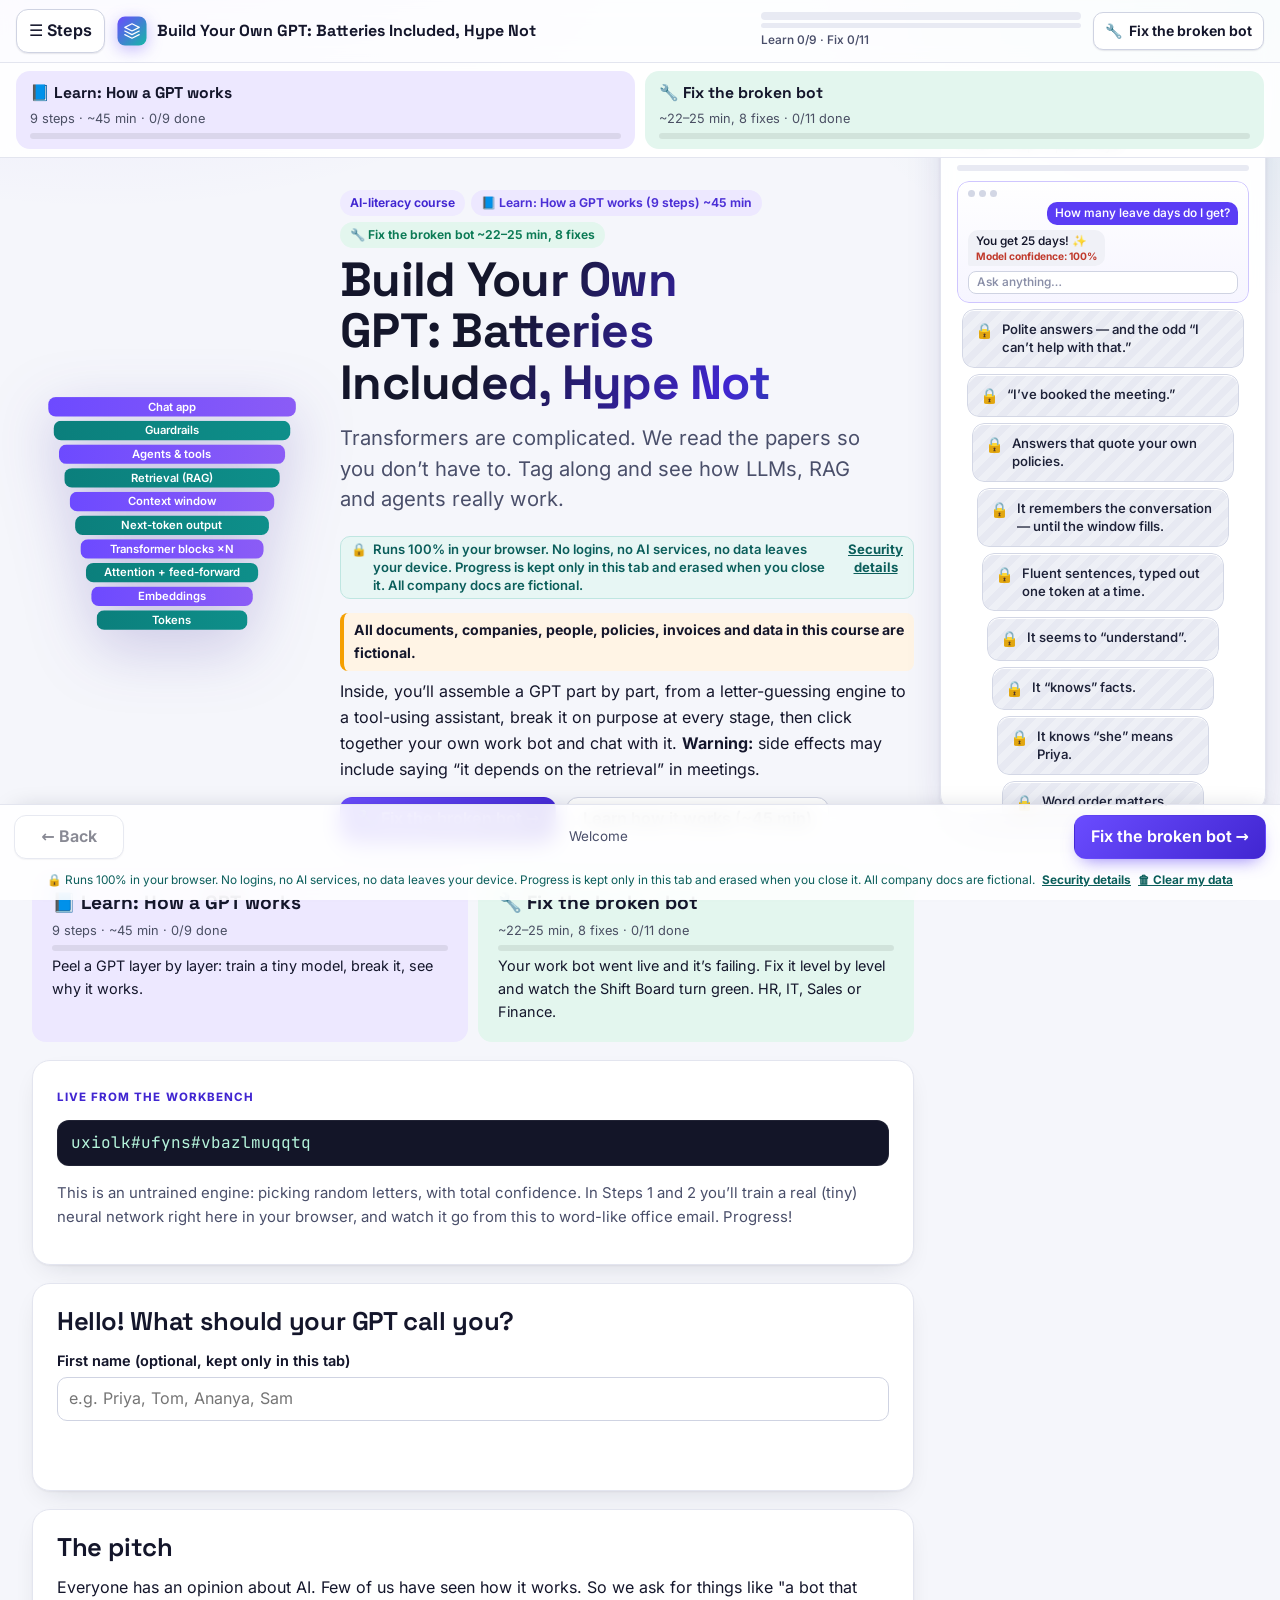
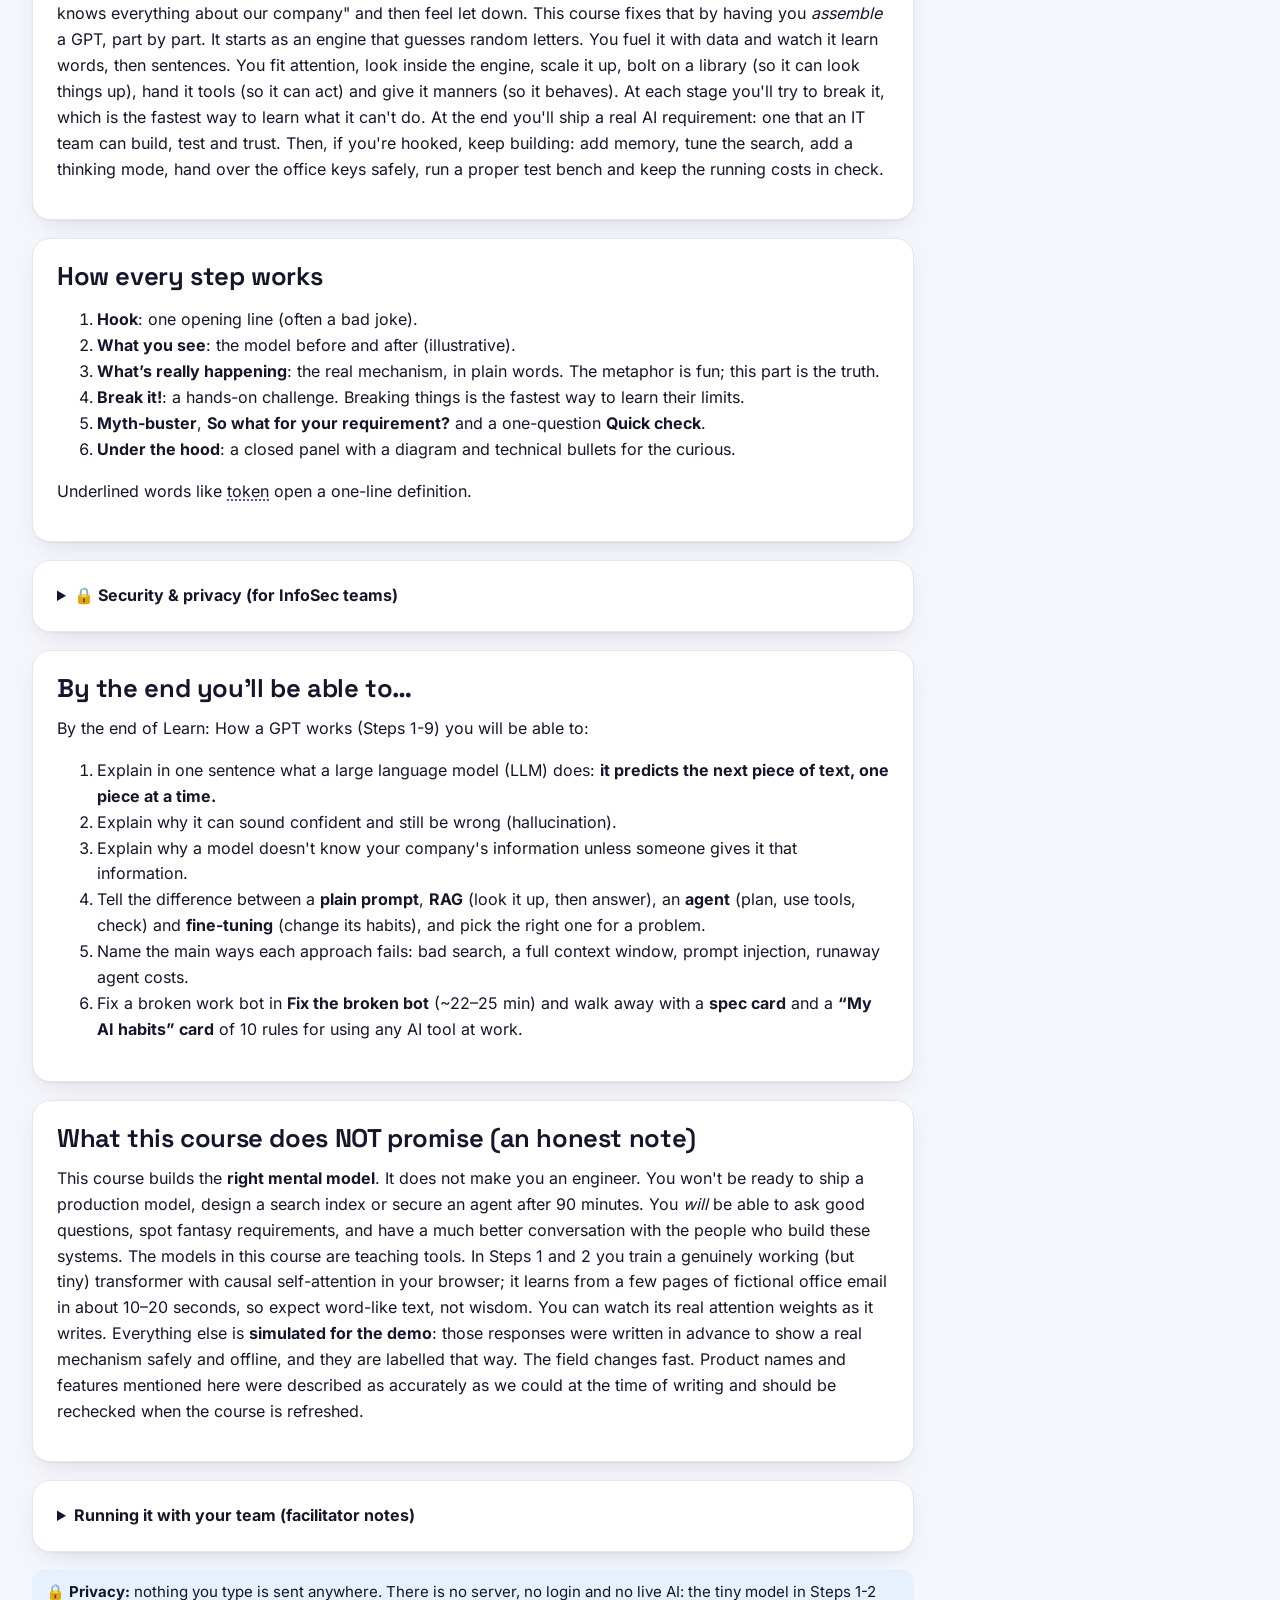
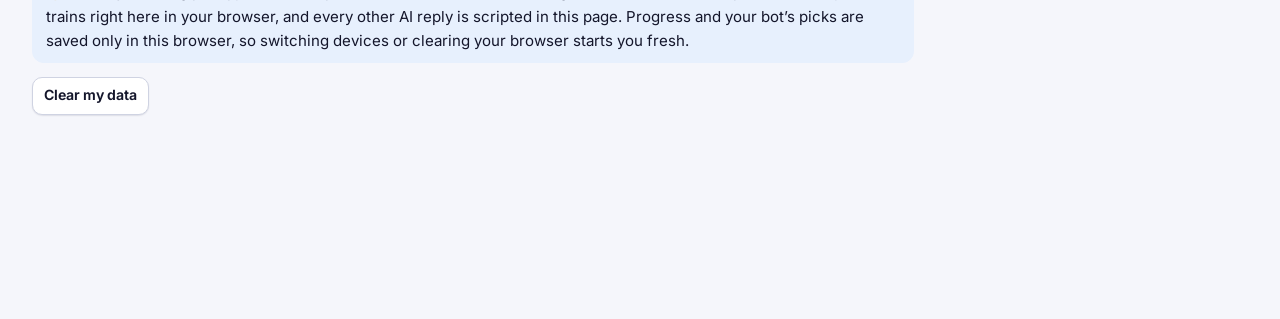
<file: index.html>
<!doctype html>
<html lang="en">
<head>
<meta charset="utf-8">
<meta name="viewport" content="width=device-width, initial-scale=1">
<title>Build Your Own GPT: Batteries Included, Hype Not</title>
<meta name="description" content="Transformers are complicated. We read the papers so you don’t have to. Tag along and see how LLMs, RAG and agents really work.">
<meta name="color-scheme" content="light">
<meta name="theme-color" content="#6d4aff">
<meta http-equiv="Content-Security-Policy" content="default-src 'self'; img-src 'self' data:; style-src 'self' 'unsafe-inline'; font-src 'self'; script-src 'self'; connect-src 'none'; object-src 'none'; base-uri 'self'; form-action 'none'">
<meta name="referrer" content="no-referrer">
<link rel="icon" href="assets/img/favicon.svg" type="image/svg+xml">
<link rel="preload" href="assets/fonts/inter-latin-wght-normal.woff2" as="font" type="font/woff2" crossorigin>
<link rel="stylesheet" href="assets/css/style.css">
</head>
<body>
<a class="skip" href="#main">Skip to content</a>
<header class="topbar">
  <button id="menuBtn" class="icon-btn" aria-controls="drawer" aria-expanded="false"><span aria-hidden="true">☰</span> Steps</button>
  <a class="brand" id="brandLink" href="#/welcome" aria-label="Build Your Own GPT: Batteries Included, Hype Not, home"><span id="brandIcon" aria-hidden="true"></span><span id="brandName">Build Your Own GPT: Batteries Included, Hype Not</span></a>
  <div class="progress-wrap" aria-label="Course progress">
    <div class="progress" id="progCore" role="progressbar" aria-label="Learn steps done" aria-valuemin="0" aria-valuemax="9" aria-valuenow="0"><span class="core" id="pCore" style="width:0"></span></div>
    <div class="progress thin" id="progBuild" role="progressbar" aria-label="Build sprint screens done" aria-valuemin="0" aria-valuemax="9" aria-valuenow="0"><span class="build" id="pBuild" style="width:0"></span></div>
    <span class="progress-label" id="progressLabel">Learn 0/9</span>
  </div>
  <a class="btn small ws-link" href="#/fix/0"><span aria-hidden="true">🔧</span><span class="hide-sm">Fix the broken bot</span><span class="sr-only">Fix the broken bot</span></a>
</header>
<nav id="drawer" class="drawer" aria-label="All steps" aria-hidden="true">
  <div class="row" style="justify-content:space-between;margin:0"><strong>All steps</strong><button id="closeDrawer" class="icon-btn" aria-label="Close menu">✕</button></div>
  <div id="drawerList"></div>
  <div class="drawer-foot">
    <p class="note" style="margin:0">🔒 Nothing you type leaves this browser. No server, no login, no cloud AI.</p>
    <button class="btn small" id="resetBtn">Clear my data</button>
  </div>
</nav>
<nav id="trackNav" class="tracks top" aria-label="Tracks"></nav>
<aside id="layerPanel" class="layer-panel" aria-labelledby="lpTitle"></aside>
<main id="main" tabindex="-1"></main>
<footer class="navbar" aria-label="Step navigation">
  <button class="btn" id="backBtn">← Back</button>
  <span class="where" id="where" aria-live="polite"></span>
  <button class="btn primary" id="nextBtn">Next →</button>
  <p class="safe-foot" id="safeFoot">🔒 Runs 100% in your browser. No logins, no AI services, no data leaves your device. Progress is kept only in this tab and erased when you close it. All company docs are fictional. <button type="button" class="safe-more">Security details</button> <button type="button" class="safe-more" id="clearAlways" aria-label="Clear my data: delete everything this site saved in this browser">🗑 Clear my data</button></p>
</footer>
<div class="toast" id="toast" role="status" aria-live="polite"></div>
<div id="printArea" aria-hidden="true"></div>
<noscript><p style="padding:20px">This course needs JavaScript turned on. Everything runs in your browser; nothing is sent anywhere.</p></noscript>
<script src="assets/js/config.js"></script>
<script src="assets/js/content.js"></script>
<script src="assets/js/extras.js"></script>
<script src="assets/js/corpus.js"></script>
<script src="assets/js/minigpt.js"></script>
<script src="assets/js/visuals.js"></script>
<script src="assets/js/widgets-core.js"></script>
<script src="assets/js/widgets-real.js"></script>
<script src="assets/js/widgets-brain.js"></script>
<script src="assets/js/sprint.js"></script>
<script src="assets/js/build-content.js"></script>
<script src="assets/js/fix.js"></script>
<script src="assets/js/layers.js"></script>
<script src="assets/js/app.js"></script>
</body>
</html>
</file>
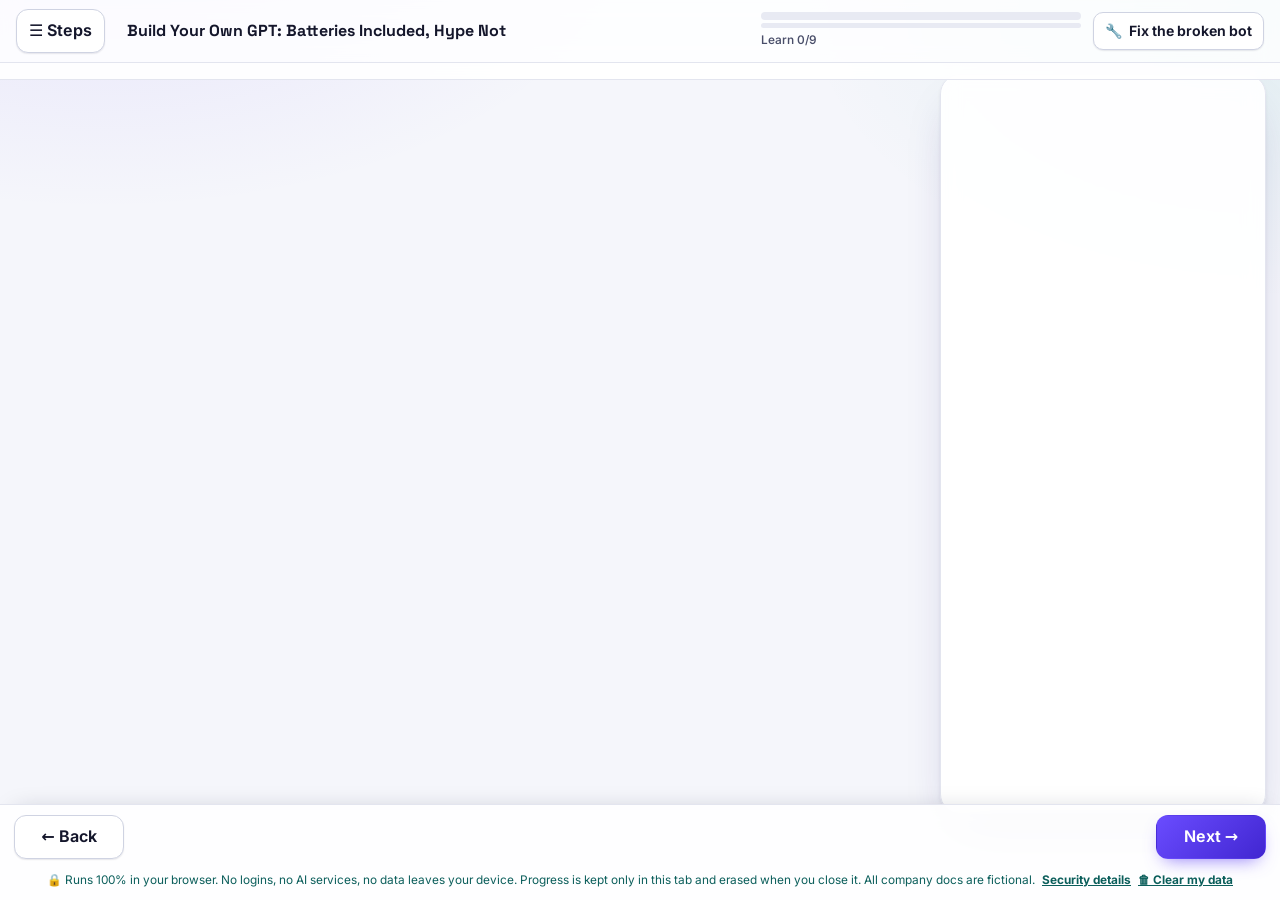
<file: preview/index.html>
<!doctype html>
<html lang="en"><head><meta charset="utf-8">
<meta http-equiv="Content-Security-Policy" content="default-src 'none'; base-uri 'none'; form-action 'none'">
<meta http-equiv="refresh" content="0; url=../">
<meta name="robots" content="noindex"><link rel="canonical" href="https://venky3007.github.io/build-your-own-gpt/">
<title>Moved: Build Your Own GPT</title></head>
<body><p>The preview is now the main site. <a href="../">Go to Build Your Own GPT →</a></p></body></html>
</file>
<file: assets/css/style.css>
/* Build Your Own GPT: Batteries Included, Hype Not.
   Design: Inter (body), Space Grotesk (display), JetBrains Mono (code). All fonts bundled locally (OFL, see assets/fonts). */
@font-face{font-family:"Inter";src:url(../fonts/inter-latin-wght-normal.woff2) format("woff2");font-weight:100 900;font-style:normal;font-display:swap}
@font-face{font-family:"Space Grotesk";src:url(../fonts/space-grotesk-latin-wght-normal.woff2) format("woff2");font-weight:300 700;font-style:normal;font-display:swap}
@font-face{font-family:"JetBrains Mono";src:url(../fonts/jetbrains-mono-latin-wght-normal.woff2) format("woff2");font-weight:100 800;font-style:normal;font-display:swap}
:root{
  --bg:#f5f6fb;--card:#fff;--ink:#14162b;--muted:#4a4f6a;--line:#e3e5ef;--line2:#cfd3e2;
  --primary:#5b3df5;--primary-dark:#4126d1;--primary-soft:#efebff;
  --accent:#0e8f8a;--accent-dark:#0a6e6a;--accent-soft:#dff5f3;
  --amber:#f59f00;--amber-soft:#fff4d6;--amber-ink:#6e4500;
  --mint:#12805c;--mint-soft:#e3f6ee;--coral:#c0392b;--coral-soft:#fdecea;--sky:#1f63c4;--sky-soft:#e7f0fd;
  --radius:18px;
  --shadow-sm:0 1px 2px rgba(20,22,43,.06),0 1px 1px rgba(20,22,43,.04);
  --shadow:0 1px 2px rgba(20,22,43,.05),0 10px 28px -12px rgba(20,22,43,.16);
  --shadow-lg:0 2px 4px rgba(20,22,43,.06),0 24px 48px -18px rgba(40,30,120,.28);
  --font:"Inter",system-ui,-apple-system,"Segoe UI",Roboto,"Helvetica Neue",Arial,"Noto Sans",sans-serif;
  --font-display:"Space Grotesk","Inter",system-ui,sans-serif;
  --mono:"JetBrains Mono",ui-monospace,SFMono-Regular,Consolas,"Liberation Mono",Menlo,monospace;
  --ease:cubic-bezier(.2,.8,.2,1);
  --topbar-h:62px;
}
*{box-sizing:border-box}
html{scroll-behavior:smooth;-webkit-text-size-adjust:100%}
body{margin:0;background:var(--bg);color:var(--ink);font:16px/1.62 var(--font);padding-bottom:84px;font-feature-settings:"cv11","ss01";
  background-image:radial-gradient(900px 500px at 8% -10%,rgba(91,61,245,.10),transparent 60%),radial-gradient(800px 500px at 100% 0%,rgba(14,143,138,.09),transparent 60%);background-attachment:fixed}
h1,h2,h3,h4,h5{font-family:var(--font-display);line-height:1.18;margin:.2em 0 .5em;letter-spacing:-.015em}
h1{font-size:clamp(1.75rem,4.4vw,2.6rem);font-weight:700}
h2{font-size:clamp(1.28rem,3vw,1.6rem);font-weight:650}
h3{font-size:1.15rem;font-weight:650}
h5{font-size:.92rem;margin:.2em 0 .4em}
a{color:var(--primary-dark);text-underline-offset:2px}
p{margin:.5em 0 .9em}
code{font-family:var(--mono);font-size:.88em;background:#f0f1f7;padding:.12em .38em;border-radius:6px}
:focus-visible{outline:3px solid #1e66f5;outline-offset:2px;border-radius:6px}
.skip{position:absolute;left:-999px;top:0;background:#fff;padding:8px 12px;z-index:100}
.skip:focus{left:8px;top:8px}
.sr-only{position:absolute;width:1px;height:1px;overflow:hidden;clip:rect(0 0 0 0);white-space:nowrap}
button{font:inherit;cursor:pointer}
button:disabled{cursor:not-allowed;opacity:.5}
input,select,textarea{font:inherit;color:inherit}
.muted{color:var(--muted)}
.center{justify-content:center}

/* ---------- top bar ---------- */
.topbar{position:sticky;top:0;z-index:30;display:flex;align-items:center;gap:12px;padding:9px 16px;min-height:var(--topbar-h);background:rgba(255,255,255,.82);border-bottom:1px solid var(--line);backdrop-filter:saturate(1.4) blur(10px);-webkit-backdrop-filter:saturate(1.4) blur(10px)}
.brand{display:flex;align-items:center;gap:10px;text-decoration:none;color:var(--ink);font-family:var(--font-display);font-weight:700;min-width:0;flex:0 1 auto}
#brandName{overflow:hidden;text-overflow:ellipsis;white-space:nowrap;max-width:min(36vw,440px)}
#brandIcon{display:inline-flex;flex:none;filter:drop-shadow(0 4px 8px rgba(91,61,245,.35))}
.progress-wrap{flex:1;max-width:320px;display:flex;flex-direction:column;gap:3px;margin-left:auto}
.progress{height:8px;background:#e8eaf3;border-radius:99px;overflow:hidden;display:flex}
.progress.thin{height:5px}
.progress[hidden]{display:none}
.progress .core{background:linear-gradient(90deg,var(--primary),#8b6cff);transition:width .5s var(--ease)}
.progress .opt{background:linear-gradient(90deg,var(--accent),#3cc3bc);transition:width .5s var(--ease)}
.progress .exp{background:linear-gradient(90deg,#f59f00,#ffc94d);transition:width .5s var(--ease)}
.progress-label{font-size:.74rem;color:var(--muted);white-space:nowrap;font-weight:550}
.btn,.chip-btn{display:inline-flex;align-items:center;justify-content:center;gap:6px;border:1px solid var(--line2);background:#fff;color:var(--ink);padding:9px 16px;border-radius:12px;font-weight:650;text-decoration:none;box-shadow:var(--shadow-sm);transition:transform .15s var(--ease),box-shadow .15s var(--ease),background .15s,border-color .15s;min-height:44px;line-height:1.2}
.btn:hover{transform:translateY(-1px);box-shadow:0 6px 16px -8px rgba(20,22,43,.3);border-color:#b8bdd3}
.btn:active{transform:translateY(1px);box-shadow:var(--shadow-sm)}
.btn.primary{background:linear-gradient(135deg,#6a4cff,var(--primary-dark));border-color:transparent;color:#fff;box-shadow:0 8px 18px -8px rgba(91,61,245,.7)}
.btn.primary:hover{box-shadow:0 12px 24px -10px rgba(91,61,245,.8)}
.btn.accent{background:var(--amber);border-color:transparent;color:#2a1a00}
.btn.danger{background:linear-gradient(135deg,#d64a3a,#a93226);border-color:transparent;color:#fff;box-shadow:0 8px 18px -10px rgba(192,57,43,.8)}
.btn.ghost{border-color:transparent;box-shadow:none;background:transparent;text-decoration:underline;color:var(--primary-dark)}
.btn.ghost:hover{background:var(--primary-soft);transform:none}
.btn.small{padding:6px 11px;min-height:38px;font-size:.88rem;border-radius:10px}
.btn[aria-pressed="true"]{background:var(--primary-soft);border-color:var(--primary);color:var(--primary-dark);box-shadow:inset 0 0 0 1px var(--primary)}
.icon-btn{border:1px solid var(--line2);background:#fff;border-radius:12px;min-height:44px;padding:6px 12px;font-weight:650;color:var(--ink);box-shadow:var(--shadow-sm)}
.path-switch{display:flex;border:1px solid var(--line2);border-radius:12px;overflow:hidden;background:#f0f1f7;padding:3px;gap:3px}
.path-switch button{border:0;background:transparent;padding:6px 10px;font-weight:650;min-height:36px;color:var(--muted);border-radius:9px}
.path-switch button[aria-pressed="true"]{background:#fff;color:var(--ink);box-shadow:var(--shadow-sm)}
.ws-link{white-space:nowrap}
@media (max-width:820px){#brandName{display:none}.hide-sm{display:none!important}.topbar{gap:8px;padding:8px}}

/* ---------- drawer ---------- */
.drawer{position:fixed;inset:0 auto 0 0;width:min(370px,92vw);background:#fff;z-index:50;box-shadow:12px 0 40px rgba(20,22,43,.18);overflow:auto;padding:18px;transform:translateX(-105%);transition:transform .25s var(--ease);visibility:hidden}
.drawer.open{transform:none;visibility:visible}
.scrim{position:fixed;inset:0;background:rgba(20,22,43,.38);z-index:45;backdrop-filter:blur(2px)}
.drawer h2{font-size:1rem;margin-top:18px;color:var(--muted);text-transform:uppercase;letter-spacing:.06em}
.drawer ol{list-style:none;padding:0;margin:0}
.drawer li a,.drawer li .locked{display:flex;gap:10px;align-items:center;padding:7px 10px;border-radius:10px;text-decoration:none;color:var(--ink)}
.drawer li a:hover{background:var(--primary-soft)}
.drawer li a[aria-current="page"]{background:var(--primary);color:#fff}
.drawer li .locked{color:#666b85}
.drawer .num{display:inline-grid;place-items:center;width:28px;height:28px;border-radius:9px;background:#f0f1f7;font-weight:750;font-size:.82rem;flex:none}
.drawer .done .num{background:var(--mint);color:#fff}
.drawer-foot{margin-top:20px;padding-top:12px;border-top:1px solid var(--line);display:flex;flex-direction:column;gap:8px}

/* ---------- layout ---------- */
main{max-width:920px;margin:0 auto;padding:20px 16px 40px;outline:none}
.card{background:var(--card);border:1px solid var(--line);border-radius:var(--radius);padding:22px 24px;margin:18px 0;box-shadow:var(--shadow);animation:rise .5s var(--ease) both}
main>.card:nth-child(2){animation-delay:.04s}main>.card:nth-child(3){animation-delay:.08s}main>.card:nth-child(4){animation-delay:.12s}
@keyframes rise{from{opacity:0;transform:translateY(8px)}to{opacity:1;transform:none}}
.card>h2:first-child,.card>h3:first-child{margin-top:0}
.section-label{display:inline-flex;align-items:center;gap:6px;font-size:.72rem;font-weight:750;letter-spacing:.09em;text-transform:uppercase;color:var(--primary-dark);margin-bottom:6px}
.step-head{display:flex;gap:18px;align-items:center;margin-top:8px}
.step-head .part-ico{flex:none;filter:drop-shadow(0 10px 18px rgba(91,61,245,.3));animation:float 4s ease-in-out infinite}
@keyframes float{50%{transform:translateY(-4px)}}
.chips{display:flex;flex-wrap:wrap;gap:6px;margin-bottom:6px}
.chip{display:inline-block;font-size:.76rem;font-weight:650;padding:3px 10px;border-radius:99px;background:var(--primary-soft);color:var(--primary-dark)}
.chip.time{background:var(--amber-soft);color:var(--amber-ink)}
.chip.opt{background:var(--mint-soft);color:var(--mint)}
.chip.express{background:linear-gradient(90deg,#fff1cc,#ffe3a3);color:var(--amber-ink)}
.concept{color:var(--muted);font-size:1.05rem;margin:0}
.hook{font-size:1.2rem;font-family:var(--font-display);font-weight:600;border:0;background:linear-gradient(135deg,#f4f0ff,#eafaf8);position:relative;overflow:hidden}
.hook::before{content:"";position:absolute;inset:0 auto 0 0;width:5px;background:linear-gradient(var(--primary),var(--accent))}
.quip{display:block;margin-top:8px;font-size:.98rem;font-weight:500;color:#4b3a8f;font-style:italic;font-family:var(--font)}
.ba{display:grid;grid-template-columns:1fr 1fr;gap:14px}
@media (max-width:640px){.ba{grid-template-columns:1fr}}
.ba>div{border-radius:14px;padding:14px;position:relative}
.ba .before{background:#f6f7fb;border:1.5px dashed var(--line2)}
.ba .after{background:var(--mint-soft);border:1.5px solid #a7dcc6}
.ba h4{margin:0 0 6px;font-size:.92rem}
.ba code,.out{display:inline;background:#fff;border:1px solid var(--line);font-family:var(--mono);font-size:.88em;padding:.15em .4em;border-radius:6px;line-height:1.9;box-decoration-break:clone;-webkit-box-decoration-break:clone}
.illus{display:inline-block;font:700 .68rem/1.6 var(--font);text-transform:uppercase;letter-spacing:.06em;color:var(--amber-ink);background:var(--amber-soft);border:1px solid #f1d38a;padding:1px 8px;border-radius:99px;vertical-align:middle}
.conf{display:inline-block;font-size:.7rem;font-weight:750;color:var(--coral);background:var(--coral-soft);border:1px solid #f3bdb5;padding:1px 8px;border-radius:99px;margin-left:4px;cursor:help;vertical-align:middle}
.note{color:var(--muted);font-size:.93rem;margin-top:10px}
.note.bad{color:var(--coral);font-weight:600}
.mech h3{margin-top:1em}
.mech ul,.mech ol{padding-left:1.3em}
table{border-collapse:collapse;width:100%;font-size:.94rem}
th,td{border-bottom:1px solid var(--line);padding:9px 8px;text-align:left;vertical-align:top}
th{background:#f6f7fb;font-weight:650}
.table-wrap{overflow-x:auto;border:1px solid var(--line);border-radius:12px}

/* ---------- break it ---------- */
.breakit{border:1.5px solid #cfc6ff;background:linear-gradient(180deg,#fff,#fbfaff);box-shadow:var(--shadow-lg);position:relative}
.breakit::before{content:"";position:absolute;inset:-1.5px -1.5px auto -1.5px;height:6px;border-radius:var(--radius) var(--radius) 0 0;background:linear-gradient(90deg,var(--primary),var(--accent),var(--amber))}
.breakit>h2{display:flex;align-items:center;gap:8px;flex-wrap:wrap}
.honesty{border-radius:12px;padding:9px 13px;font-size:.92rem;margin:4px 0 10px}
.honesty.real{background:var(--mint-soft);border:1px solid #a7dcc6;color:#0b4d37}
.honesty.sim{background:var(--amber-soft);border:1px solid #f1d38a;color:var(--amber-ink)}
.goal{background:var(--primary-soft);border-radius:12px;padding:10px 14px}
.done-banner{display:none;margin-top:14px;padding:12px 14px;border-radius:12px;background:var(--mint-soft);border:1.5px solid var(--mint);color:#0b4d36;font-weight:650;animation:pop .35s var(--ease)}
.breakit.complete .done-banner{display:block}
.discover{background:var(--sky-soft);border-left:4px solid var(--sky);padding:10px 14px;border-radius:10px;margin-top:10px}
.widget{margin-top:14px}
.row{display:flex;flex-wrap:wrap;gap:10px;align-items:center;margin:10px 0}
.row.tight{gap:6px}
.col2{display:grid;grid-template-columns:1fr 1fr;gap:14px}
.col3{display:grid;grid-template-columns:repeat(3,1fr);gap:12px}
@media (max-width:700px){.col2,.col3{grid-template-columns:1fr}}
.panel{border:1px solid var(--line);border-radius:14px;padding:13px 14px;background:#fff;box-shadow:var(--shadow-sm);margin:8px 0}
.panel h4{margin:0 0 8px;font-size:.98rem}
.panel h4 small{font-weight:500;color:var(--muted);font-family:var(--font)}
.field{display:flex;flex-direction:column;gap:4px;margin:8px 0}
.field label,.lbl{font-weight:650;font-size:.9rem}
.input,select.input,textarea.input{border:1.5px solid var(--line2);border-radius:10px;padding:8px 11px;background:#fff;min-height:42px;width:100%;transition:border-color .15s,box-shadow .15s}
textarea.input{min-height:80px;resize:vertical}
.input:focus{border-color:var(--primary);box-shadow:0 0 0 4px rgba(91,61,245,.14);outline:none}
input[type=range]{width:100%;accent-color:var(--primary);min-height:32px}
input[type=checkbox],input[type=radio]{accent-color:var(--primary);width:20px;height:20px;vertical-align:middle}
.switch{display:inline-flex;align-items:center;gap:8px;font-weight:650;cursor:pointer;user-select:none;padding:7px 11px;border:1px solid var(--line2);border-radius:10px;background:#fff}
.log{font-family:var(--mono);font-size:.84rem;background:#131528;color:#e9e6ff;border-radius:12px;padding:12px;min-height:120px;max-height:340px;overflow:auto;white-space:pre-wrap}
.log .plan{color:#b9a9ff}.log .act{color:#ffd873}.log .obs{color:#9fe3c6}.log .bad{color:#ff9c88;font-weight:700}.log .ok{color:#9fe3c6;font-weight:700}
.bubble{background:#fff;border:1px solid var(--line);border-radius:14px 14px 14px 4px;padding:10px 12px;margin:8px 0;max-width:95%;box-shadow:var(--shadow-sm);animation:pop .25s var(--ease)}
.bubble.user{background:var(--primary-soft);border-color:#d6ccff;border-radius:14px 14px 4px 14px;margin-left:auto}
.bubble.bot::before{content:"\2699\FE0F  ";}
.chat{min-height:150px;max-height:320px;overflow:auto;display:flex;flex-direction:column}

/* probability bars */
.bars{display:flex;flex-direction:column;gap:6px}
.bar{display:grid;grid-template-columns:minmax(64px,120px) 1fr 52px;gap:8px;align-items:center;font-size:.9rem}
.bar .track{height:18px;background:#eef0f6;border-radius:99px;overflow:hidden}
.bar .fill{display:block;height:100%;background:linear-gradient(90deg,#8b78ff,var(--primary));border-radius:99px;transition:width .35s var(--ease)}
.bar.top .fill{background:linear-gradient(90deg,var(--accent),var(--primary))}
.bar .tok{font-family:var(--mono);white-space:pre;overflow:hidden;text-overflow:ellipsis;font-size:.86rem}
.bar .pv{text-align:right;font-variant-numeric:tabular-nums;font-weight:600;font-size:.85rem}
.meter{display:flex;align-items:center;gap:8px;font-weight:650}
.meter .track{flex:1;height:14px;background:#eef0f6;border-radius:99px;overflow:hidden;position:relative}
.meter .fill{height:100%;background:var(--amber);transition:width .4s var(--ease)}
.meter .fill.bad{background:var(--coral)}.meter .fill.good{background:var(--mint)}
.tag{display:inline-block;font-size:.76rem;font-weight:650;padding:2px 8px;border-radius:99px;background:#f0f1f7}
.tag.good{background:var(--mint-soft);color:var(--mint)}.tag.bad{background:var(--coral-soft);color:var(--coral)}.tag.warn{background:var(--amber-soft);color:var(--amber-ink)}
.stamp{display:inline-block;border:3px solid var(--coral);color:var(--coral);font-weight:900;padding:4px 10px;transform:rotate(-4deg);border-radius:8px;letter-spacing:.04em;background:#fff}
.alarm{animation:alarm .5s 4}
@keyframes alarm{50%{background:#ffd0c6}}
.pop{animation:pop .3s var(--ease)}
@keyframes pop{0%{transform:scale(.94);opacity:0}100%{transform:none;opacity:1}}
.tokchunks{display:flex;flex-wrap:wrap;gap:4px;margin-top:8px}
.tokchunks span{display:inline-flex;flex-direction:column;align-items:center;padding:4px 6px;border-radius:7px;font-family:var(--mono);white-space:pre;font-size:.86rem}
.tokchunks small{font-size:.66rem;color:var(--muted)}
.tc0{background:#e9e3ff}.tc1{background:#fff0c7}.tc2{background:#d8f3ea}.tc3{background:#ffe2db}.tc4{background:#dfebfb}
.dropzone{border:2px dashed var(--line2);border-radius:16px;padding:12px;min-height:90px;display:flex;flex-wrap:wrap;gap:8px;align-items:flex-start;background:#fafbfe}
.dropzone.over{border-color:var(--primary);background:var(--primary-soft)}
.draggable{cursor:grab;border:1px solid var(--line2);border-radius:12px;background:#fff;padding:8px 12px;font-weight:650;box-shadow:var(--shadow-sm)}
.status{font-weight:650;min-height:1.6em}
.typing::after{content:"";display:inline-block;width:1em;animation:dots 1s steps(4) infinite}
@keyframes dots{0%{content:""}25%{content:"."}50%{content:".."}75%{content:"..."}}
details.mini{margin-top:10px;border:1px solid var(--line);border-radius:12px;padding:8px 12px;background:#fafbfe}
details.mini summary{cursor:pointer;font-weight:650}

/* ---------- real model (Steps 1-2) ---------- */
.engine{display:flex;flex-wrap:wrap;align-items:center;gap:6px;background:#f6f7fb;border:1px solid var(--line);border-radius:12px;padding:9px 12px;font-size:.92rem;margin:0 0 6px}
.dot-ok{width:10px;height:10px;border-radius:50%;background:var(--mint);box-shadow:0 0 0 4px rgba(18,128,92,.15)}
.spin{width:14px;height:14px;border-radius:50%;border:2.5px solid #d6d0ff;border-top-color:var(--primary);animation:spin .8s linear infinite}
@keyframes spin{to{transform:rotate(360deg)}}
.mini-prog{display:inline-block;width:110px;height:6px;background:#e8eaf3;border-radius:99px;overflow:hidden;vertical-align:middle}
.mini-prog span{display:block;height:100%;background:linear-gradient(90deg,var(--primary),var(--accent));transition:width .2s}
.unk p{background:var(--amber-soft);border:1px solid #f1d38a;color:#4d3200;border-radius:12px;padding:8px 12px;margin:6px 0;font-size:.92rem;animation:pop .3s var(--ease)}
.bowls .bowl small{color:var(--muted);font-weight:500}
.stats{display:flex;flex-wrap:wrap;gap:6px;margin:8px 0}
.stats span{background:#f6f7fb;border:1px solid var(--line);border-radius:99px;padding:3px 10px;font-size:.82rem;color:var(--muted)}
.stats b{color:var(--ink);font-variant-numeric:tabular-nums}
.chart{width:100%;height:auto;display:block}
.chart-panel{background:linear-gradient(180deg,#fff,#fafbff)}
.loss-chart .grid{stroke:#e8eaf3;stroke-width:1}
.loss-chart .ax{fill:#5a6080;font-size:11px;font-family:var(--font)}
.loss-chart .ax.lbl{font-size:10.5px;fill:#6a7090}
.loss-chart .ln{fill:none;stroke-width:2.6;stroke-linejoin:round;stroke-linecap:round}
.loss-chart .ln.train{stroke:var(--primary)}
.loss-chart .ln.val{stroke:var(--accent);stroke-dasharray:6 5}
.loss-chart .dot.val{fill:#fff;stroke:var(--accent);stroke-width:2}
.loss-chart .dot.head{fill:var(--primary);stroke:#fff;stroke-width:2}
.loss-chart .dot.live{animation:pulse 1s ease-in-out infinite}
@keyframes pulse{50%{opacity:.45}}
.loss-chart .legend rect{fill:rgba(255,255,255,.92);stroke:var(--line)}
.loss-chart .legend text{font-size:11px;fill:var(--ink);font-family:var(--font)}
.timeline{list-style:none;padding:0;margin:0;display:flex;flex-direction:column;gap:6px}
.timeline li{display:grid;grid-template-columns:86px 1fr;gap:8px;align-items:baseline;font-size:.84rem;animation:pop .3s var(--ease)}
.timeline .it{font-weight:650;color:var(--muted);font-variant-numeric:tabular-nums}
.timeline .tx{font-family:var(--mono);font-size:.8rem;overflow-wrap:anywhere;color:var(--muted)}
.timeline mark{background:var(--primary-soft);color:var(--ink);border-radius:4px;padding:0 2px}

/* ---------- Inside the Brain (Step 4) ---------- */
.brain{border:1px solid var(--line);border-radius:16px;padding:12px;background:linear-gradient(180deg,#fbfaff,#f4fbfa)}
.stages{list-style:none;margin:0 0 10px;padding:0 0 4px;display:flex;flex-wrap:wrap;gap:6px 6px}
.stages li{flex:none;display:flex;align-items:center}

.stage{display:inline-flex;align-items:center;gap:6px;border:1px solid var(--line2);background:#fff;border-radius:99px;padding:6px 12px;font-weight:650;font-size:.86rem;color:var(--ink);min-height:38px;transition:all .2s var(--ease)}
.stage:hover{border-color:var(--primary)}
.stage.done{background:var(--accent-soft);border-color:#9fd9d5}
.stage[aria-current="step"]{background:linear-gradient(135deg,#6a4cff,var(--primary-dark));color:#fff;border-color:transparent;box-shadow:0 6px 14px -6px rgba(91,61,245,.7)}
.stage-view{min-height:250px}
.stage-card{background:#fff;border:1px solid var(--line);border-radius:14px;padding:14px;box-shadow:var(--shadow-sm);animation:rise .4s var(--ease)}
.stage-card .sv{min-height:150px;display:flex;flex-direction:column;justify-content:center;align-items:center;gap:8px}
.stage-card .say{margin:10px 0 0;font-size:.95rem}
.flow{font-family:var(--mono);font-size:.86rem;color:var(--muted);text-align:center;margin:4px 0}
.tokrow{display:flex;flex-wrap:wrap;gap:6px;justify-content:center}
.tk{display:inline-flex;flex-direction:column;align-items:center;font-family:var(--mono);background:#f0f1f7;border:1px solid var(--line2);border-radius:10px;padding:6px 12px;font-size:.95rem}
.tk small{font-size:.66rem;color:var(--muted)}
.tk.hl{background:var(--primary);color:#fff;border-color:transparent;animation:pop .4s var(--ease)}
.tk.hl small{color:#e2dcff}
.vbars{display:flex;gap:4px;height:90px;align-items:center;justify-content:center;padding:0 8px;border-radius:10px;background:linear-gradient(#0000 calc(50% - 1px),var(--line2) 0 calc(50% + 1px),#0000 0)}
.vbars span{width:11px;height:calc(var(--h) * 40px + 2px);border-radius:4px;animation:grow .5s var(--ease) both;animation-delay:var(--d)}
.vbars span.pos{background:linear-gradient(var(--primary),#8b78ff);transform:translateY(calc(var(--h) * -20px - 1px));transform-origin:bottom}
.vbars span.neg{background:linear-gradient(#3cc3bc,var(--accent));transform:translateY(calc(var(--h) * 20px + 1px));transform-origin:top}
.vbars.alt span.pos{background:linear-gradient(#f59f00,#ffc94d)}.vbars.alt span.neg{background:linear-gradient(#ffc94d,#e08e00)}
.vbars.big span{width:16px}
@keyframes grow{from{scale:1 0}to{scale:1 1}}
.eq{display:flex;flex-wrap:wrap;align-items:center;justify-content:center;gap:8px;text-align:center}
.eq small{display:block;color:var(--muted);font-size:.74rem}
.eq b{font-size:1.4rem;color:var(--muted)}
.attsvg{width:100%;max-width:440px}
.attsvg .arc{fill:none;stroke:var(--primary);stroke-width:calc(var(--w) * 1px);opacity:var(--o);stroke-linecap:round;stroke-dasharray:420;stroke-dashoffset:420;animation:draw 1s var(--ease) forwards}
@keyframes draw{to{stroke-dashoffset:0}}
.attsvg .aw{font:700 12px var(--font);fill:var(--primary-dark)}
.attsvg .tkr{fill:#f0f1f7;stroke:var(--line2)}.attsvg .tkr.hl{fill:var(--primary);stroke:none}
.attsvg .tkt{font:600 13px var(--mono);fill:var(--ink)}.attsvg .tkr.hl+.tkt{fill:#fff}
.ffn{display:flex;align-items:center;gap:8px;flex-wrap:wrap;justify-content:center}
.ffn .arr{font-size:1.3rem;color:var(--muted)}
.neurons{display:grid;grid-template-columns:repeat(12,10px);gap:4px;padding:8px;border:1px dashed var(--line2);border-radius:10px}
.neurons i{width:10px;height:10px;border-radius:50%;background:#e3e5ef}
.neurons i.on{animation:lit .5s var(--ease) both;animation-delay:var(--d)}
@keyframes lit{to{background:var(--amber);box-shadow:0 0 0 3px rgba(245,159,0,.18)}}
.layers12{display:flex;flex-direction:column;gap:3px;width:min(260px,80%)}
.layers12 span{display:block;text-align:center;font:600 .68rem/16px var(--mono);color:#fff;border-radius:6px;background:#c9cde0;animation:lit2 .4s var(--ease) both;animation-delay:var(--d)}
@keyframes lit2{to{background:linear-gradient(90deg,var(--primary),var(--accent))}}
.hoodpanel{margin-top:10px;background:#141629;color:#eceaff;border-radius:12px;padding:10px 14px}
.hoodpanel summary{cursor:pointer;font-weight:650}
.hoodpanel dl{margin:8px 0 0;display:grid;gap:6px}
.hoodpanel dl>div{padding:8px 10px;border-radius:10px;background:rgba(255,255,255,.04);border:1px solid rgba(255,255,255,.08)}
.hoodpanel dl>div.hl{background:rgba(139,120,255,.18);border-color:rgba(139,120,255,.6)}
.hoodpanel dt{font-weight:700;color:#fff}.hoodpanel dd{margin:2px 0 0;color:#d6d3f5;font-size:.9rem}
.breaker{margin-top:12px}
.ordq p{margin:4px 0}
.hoodsvg .hb{fill:#f0f1f7;stroke:#c9cde0}.hoodsvg .hb.att{fill:#ece8ff;stroke:#8f7cf7}.hoodsvg .hb.ffn{fill:#dbf3f1;stroke:#3bb3ad}.hoodsvg .hb.soft{fill:#f7f8fb}
.hoodsvg .ht{font:600 12px var(--font);fill:var(--ink)}.hoodsvg .ht.small{font-size:10.5px;fill:#4a4f6a;font-weight:500}
.hoodsvg .blk{fill:rgba(91,61,245,.03);stroke:#8f7cf7;stroke-dasharray:6 4}
.hoodsvg .res{fill:none;stroke:var(--amber);stroke-width:2}
.hoodsvg .hl2{stroke:#9aa0b8;stroke-width:1.5}

/* ---------- myths, sowhat, quiz, hood ---------- */
.myth{display:grid;grid-template-columns:auto 1fr;gap:6px 12px;padding:12px 0;border-bottom:1px dashed var(--line)}
.myth:last-of-type{border-bottom:0}
.myth .m{font-weight:650}
.myth .badge{font-size:.7rem;font-weight:800;padding:2px 8px;border-radius:6px;height:fit-content;text-align:center;letter-spacing:.04em}
.myth .bm{background:var(--coral-soft);color:var(--coral)}.myth .br{background:var(--mint-soft);color:var(--mint)}
.punch{margin-top:10px;font-weight:650;font-family:var(--font-display);color:var(--primary-dark)}
.punch::before{content:"\1F941  "}
.sowhat ul{list-style:none;padding:0}
.sowhat li{position:relative;padding:6px 0 6px 34px}
.sowhat li::before{content:"\2713";position:absolute;left:0;top:7px;width:22px;height:22px;border-radius:7px;background:var(--mint);color:#fff;display:grid;place-items:center;font-weight:900;font-size:.8rem}
.ws-update{background:var(--amber-soft);border-radius:12px;padding:10px 14px}
.quiz fieldset{border:0;padding:0;margin:0}
.quiz legend{font-weight:650;font-size:1.06rem;margin-bottom:8px}
.quiz .opt{display:block;width:100%;text-align:left;border:1.5px solid var(--line2);background:#fff;border-radius:12px;padding:10px 14px;margin:8px 0;font-weight:550;color:var(--ink);min-height:44px;transition:border-color .15s,background .15s,transform .15s var(--ease)}
.quiz .opt:hover{border-color:var(--primary);transform:translateX(2px)}
.quiz .opt.correct{border-color:var(--mint);background:var(--mint-soft)}
.quiz .opt.wrong{border-color:var(--coral);background:var(--coral-soft)}
.quiz .fb{min-height:1.5em;font-weight:600;margin-top:6px}
details.hood{background:linear-gradient(160deg,#17193a,#101225);color:#f0eeff;border-radius:var(--radius);margin:18px 0;box-shadow:var(--shadow-lg)}
details.hood summary{cursor:pointer;padding:16px 20px;font-weight:700;font-family:var(--font-display);font-size:1.08rem;list-style:none;display:flex;align-items:center;gap:10px}
details.hood summary::-webkit-details-marker{display:none}
details.hood summary::after{content:"\25B8";margin-left:auto;transition:transform .2s}
details.hood[open] summary::after{transform:rotate(90deg)}
details.hood .hood-body{padding:0 20px 20px}
details.hood a{color:#c9bcff}
.vis{background:#fff;color:var(--ink);border-radius:14px;padding:14px;margin:6px 0 12px;overflow-x:auto}
.vis img{max-width:100%;height:auto;display:block;margin:0 auto}
.vis img.diagram{max-height:560px}
.caption{font-style:italic;color:#d9d4ff}
.hood ul{padding-left:1.2em}
.hood code{background:#2a2e5c;color:#fff}
.gloss{background:none;border:0;padding:0;color:inherit;font:inherit;text-decoration:underline dotted 2px;text-decoration-color:var(--primary);text-underline-offset:3px;cursor:help}
details.hood .gloss{text-decoration-color:#c9bcff}
.gloss-pop{position:absolute;z-index:60;max-width:300px;background:#14162b;color:#fff;padding:10px 12px;border-radius:12px;font-size:.88rem;line-height:1.45;box-shadow:0 14px 34px rgba(0,0,0,.28);animation:pop .2s var(--ease)}
.gloss-pop b{color:#ffcf5c}

/* ---------- bottom nav, toast, modal ---------- */
.navbar{position:fixed;left:0;right:0;bottom:0;z-index:30;background:rgba(255,255,255,.88);backdrop-filter:blur(10px);-webkit-backdrop-filter:blur(10px);border-top:1px solid var(--line);box-shadow:0 -8px 24px -16px rgba(20,22,43,.25);display:flex;align-items:center;justify-content:space-between;gap:10px;padding:10px 14px}
.navbar .where{font-size:.84rem;color:var(--muted);text-align:center;flex:1;overflow:hidden;text-overflow:ellipsis;white-space:nowrap}
.navbar .btn{min-width:110px}
.toast{position:fixed;left:50%;bottom:92px;transform:translate(-50%,8px);background:#14162b;color:#fff;padding:10px 16px;border-radius:12px;z-index:70;max-width:92vw;box-shadow:var(--shadow-lg);opacity:0;pointer-events:none;transition:opacity .25s,transform .25s var(--ease)}
.toast.show{opacity:1;pointer-events:auto;transform:translate(-50%,0)}
.modal-back{position:fixed;inset:0;background:rgba(20,22,43,.5);backdrop-filter:blur(3px);z-index:80;display:grid;place-items:center;padding:16px}
.modal{background:#fff;border-radius:22px;max-width:640px;width:100%;padding:24px;border:1px solid var(--line);box-shadow:0 30px 80px -20px rgba(20,22,43,.5);max-height:92vh;overflow:auto;animation:pop .3s var(--ease)}
.choice{display:block;width:100%;text-align:left;border:1.5px solid var(--line2);background:#fff;border-radius:16px;padding:14px 16px;margin:10px 0;box-shadow:var(--shadow-sm);color:var(--ink);transition:transform .15s var(--ease),box-shadow .15s}
.choice:hover{background:var(--primary-soft);transform:translateY(-1px);box-shadow:var(--shadow)}
.choice strong{display:block;font-size:1.08rem;font-family:var(--font-display)}
.choice.main{background:linear-gradient(135deg,#6a4cff,var(--primary-dark));color:#fff;border-color:transparent}
.choice.main:hover{background:linear-gradient(135deg,#5b3df5,#3a20c0)}

/* ---------- welcome ---------- */
.hero{display:grid;grid-template-columns:minmax(200px,280px) 1fr;gap:28px;align-items:center;padding:12px 0 4px}
.hero-svg{width:100%;height:auto;filter:drop-shadow(0 18px 30px rgba(60,40,160,.25))}
.hero-svg .hl{animation:slab .7s var(--ease) both;animation-delay:calc(var(--i) * 70ms)}
.hero-svg text{font:600 10.5px var(--font);fill:#fff}
@keyframes slab{from{opacity:0;transform:translateY(-10px)}to{opacity:1;transform:none}}
.course-title{font-size:clamp(1.9rem,5vw,3rem);line-height:1.08;margin:.1em 0 .3em;background:linear-gradient(120deg,#14162b 30%,var(--primary-dark) 70%,var(--accent-dark));-webkit-background-clip:text;background-clip:text;color:transparent;text-wrap:balance}
.subtitle{font-size:clamp(1.04rem,2.4vw,1.26rem);line-height:1.5;color:var(--muted);max-width:40ch;margin:0 0 .8em;text-wrap:pretty;overflow-wrap:break-word;hyphens:manual}
@media (max-width:640px){.hero{grid-template-columns:1fr;text-align:center;gap:10px}.hero-art{max-width:220px;margin:0 auto}.subtitle{margin-left:auto;margin-right:auto;max-width:32ch}}
.noise{font-family:var(--mono);background:#131528;color:#b6f5dc;padding:10px 14px;border-radius:12px;min-height:2.6em;overflow-wrap:anywhere;box-shadow:inset 0 0 0 1px rgba(255,255,255,.06)}
.path-cards{display:grid;grid-template-columns:repeat(3,1fr);gap:12px}
@media (max-width:700px){.path-cards{grid-template-columns:1fr}}
.path-cards>div{border:1px solid var(--line);border-radius:14px;padding:14px;background:#fafbfe;transition:transform .2s var(--ease),box-shadow .2s}
.path-cards>div:hover{transform:translateY(-2px);box-shadow:var(--shadow)}
.privacy{background:var(--sky-soft);border-radius:12px;padding:10px 14px;font-size:.94rem}
.express-card{position:relative;border:0;background:linear-gradient(#fff,#fff) padding-box,linear-gradient(120deg,#f59f00,var(--primary),var(--accent)) border-box;border:2px solid transparent}
.express-stops{list-style:none;counter-reset:st;padding:0;margin:10px 0;display:flex;flex-wrap:wrap;gap:8px}
.express-stops li{counter-increment:st;display:flex;align-items:center;gap:8px;background:#f6f7fb;border:1px solid var(--line);border-radius:99px;padding:4px 12px 4px 4px;font-weight:600;font-size:.9rem}
.express-stops li::before{content:counter(st);display:grid;place-items:center;width:26px;height:26px;border-radius:50%;background:linear-gradient(135deg,#f59f00,#ffc94d);color:#2a1a00;font-weight:800;font-size:.8rem}
.express-stops li.done::before{content:"\2713";background:var(--mint);color:#fff}
.express-tip{background:linear-gradient(90deg,#fff6df,#fffaf0);border:1px solid #f1d38a;color:var(--amber-ink)}
.cta{background:linear-gradient(135deg,#f4f0ff,#eafaf8)}

/* ---------- worksheet ---------- */
.ws-top{display:flex;gap:16px;align-items:center;flex-wrap:wrap}
.ring{width:84px;height:84px;flex:none}
.ws-sec{scroll-margin-top:80px}
.ws-sec.hl{outline:3px solid var(--amber);outline-offset:3px}
.ws-sec h3{display:flex;align-items:center;gap:8px}
.ws-sec h3 .ok{font-size:.8rem}
.checks{display:flex;flex-wrap:wrap;gap:8px}
.checks label{display:inline-flex;gap:6px;align-items:center;border:1px solid var(--line2);border-radius:10px;padding:6px 10px;background:#fff;cursor:pointer}
.src-table input{width:100%;border:1px solid var(--line2);border-radius:6px;padding:6px;min-width:110px}
.src-table select{border:1px solid var(--line2);border-radius:6px;padding:6px}
.saved{font-size:.85rem;color:var(--mint);font-weight:650}
.split{display:grid;grid-template-columns:1.4fr 1fr;gap:18px;align-items:start}
.split .sticky{position:sticky;top:76px}
@media (max-width:900px){.split{grid-template-columns:1fr}.split .sticky{position:static}}
.checklist li{margin:6px 0}
.checklist button{text-align:left;border:1px solid var(--line2);background:#fff;border-radius:12px;padding:8px 10px;width:100%;color:var(--ink)}
.checklist li.skipped button{opacity:.6}
.diff{background:#fff3b0}
.cmp{display:grid;grid-template-columns:1fr 1fr;gap:10px;font-size:.9rem}
.cmp>div{border:1px solid var(--line);border-radius:10px;padding:8px;background:#fff;white-space:pre-wrap}
.approach-q{border:1.5px solid var(--primary);border-radius:14px;padding:12px;background:var(--primary-soft)}
#printArea{display:none}

/* ---------- widget specifics ---------- */
.ctxbox{display:flex;gap:4px;align-items:stretch;min-height:80px;border:1.5px solid var(--line2);border-radius:12px;padding:6px;background:#fafbfe;overflow:hidden;position:relative}
.ctxbox .blk{border-radius:8px;padding:4px 6px;font-size:.76rem;background:var(--sky-soft);border:1px solid #a9c6ee;display:flex;flex-direction:column;justify-content:space-between;min-width:40px;overflow:hidden;transition:all .4s var(--ease)}
.ctxbox .blk.instr{background:var(--amber-soft);border-color:#e9c766;font-weight:700}
.ctxbox .blk.out{transform:translateX(-120%);opacity:0}
.cap-line{font-size:.85rem;color:var(--muted)}
.shelf{display:flex;flex-wrap:wrap;gap:6px;padding:10px;border-bottom:8px solid #8a6a4a;background:#f7f2ea;border-radius:10px 10px 0 0}
.book{writing-mode:vertical-rl;transform:rotate(180deg);min-height:130px;width:36px;border-radius:4px;padding:6px 2px;font-size:.72rem;font-weight:700;border:1px solid rgba(0,0,0,.2);display:flex;align-items:center;justify-content:center;position:relative;color:#14162b;transition:transform .2s var(--ease)}
.book.hit{outline:3px solid var(--primary);transform:rotate(180deg) translateY(10px)}
.book.removed{opacity:.25;text-decoration:line-through}
.book-tools{display:flex;flex-wrap:wrap;gap:6px}
.promptbox{font-family:var(--mono);font-size:.82rem;background:#f6f7fb;border:1.5px dashed var(--line2);border-radius:12px;padding:10px;white-space:pre-wrap;min-height:60px}
.toolbelt{display:flex;flex-wrap:wrap;gap:8px}
.toolbelt .tool{border:1px solid var(--line2);border-radius:12px;padding:6px 10px;background:#fff;font-weight:650;box-shadow:var(--shadow-sm)}
.toolbelt .tool.locked{background:#eee;color:#555;border-style:dashed}
.sticky-note{background:#fff2a8;border:1px solid #e1c94a;padding:8px 10px;border-radius:6px;box-shadow:2px 3px 0 rgba(0,0,0,.06);margin:6px 0;display:flex;gap:6px;align-items:center;justify-content:space-between}
.sticky-note.glow{box-shadow:0 0 0 4px var(--coral);animation:pop .3s}
.mapsvg{width:100%;height:auto;background:#fafbfe;border:1px solid var(--line);border-radius:14px}
.ctxbar{display:flex;height:42px;border:1.5px solid var(--line2);border-radius:12px;overflow:hidden;background:#fff}
.ctxbar>div{height:100%;display:flex;align-items:center;justify-content:center;font-size:.7rem;font-weight:700;overflow:hidden;white-space:nowrap;border-right:1px solid rgba(0,0,0,.12)}
.receipt{background:#fff;border:1px solid #ccc;padding:14px;font-family:var(--mono);font-size:.82rem;max-width:300px;box-shadow:0 6px 16px rgba(0,0,0,.08);position:relative;transition:filter .2s}
.cheese{display:flex;flex-direction:column;gap:6px}
.cheese label{display:flex;align-items:center;gap:10px;background:#ffe58a;border:1.5px solid #c9a227;border-radius:10px;padding:6px 10px;font-weight:650;position:relative}
.cheese label.off{background:#f3eedd;border-style:dashed;color:#666b85}
.cheese label.stop{box-shadow:0 0 0 4px var(--mint)}
.cheese label.pass{box-shadow:0 0 0 4px var(--coral)}
.grid-eval{display:grid;grid-template-columns:repeat(20,1fr);gap:2px}
.grid-eval span{aspect-ratio:1;border-radius:3px;background:#ddd}
.grid-eval .g{background:#2f9e74}.grid-eval .r{background:#d9534f}
.experts{display:grid;grid-template-columns:repeat(8,1fr);gap:6px}
.experts div{border:1px solid var(--line2);border-radius:10px;padding:6px 2px;text-align:center;font-size:.76rem;font-weight:650;background:#fff;transition:background .2s}
.experts div.on{background:#ffd56b}
.experts .q{display:block;font-size:.7rem;color:var(--coral);min-height:1.2em}
.keyring{display:grid;grid-template-columns:repeat(3,1fr);gap:10px}
@media (max-width:640px){.keyring{grid-template-columns:repeat(2,1fr)}.experts{grid-template-columns:repeat(4,1fr)}}
.keyring .plug{border:1px solid var(--line2);border-radius:12px;padding:8px;background:#fff;box-shadow:var(--shadow-sm)}
.tray{border:1.5px dashed var(--coral);border-radius:12px;padding:10px;background:var(--coral-soft);margin-top:10px}
.pairs .pair{display:grid;grid-template-columns:1fr 1fr;gap:10px;margin:10px 0}
.pairs .pair button{text-align:left;border:1.5px solid var(--line2);background:#fff;border-radius:12px;padding:10px;color:var(--ink)}
.pairs .pair button[aria-pressed="true"]{border-color:var(--primary);background:var(--primary-soft)}
@media (max-width:640px){.pairs .pair{grid-template-columns:1fr}}
.fantasy-card{border:1.5px solid var(--line2);border-radius:16px;padding:16px;background:#fafbfe;font-size:1.12rem;font-family:var(--font-display);line-height:1.8}
.phrase{background:none;border:0;border-bottom:3px dotted var(--primary);padding:0 2px;font:inherit;color:inherit;cursor:pointer}
.phrase[aria-pressed="true"]{background:var(--coral-soft);border-bottom-color:var(--coral)}
.phrase.missed{background:var(--amber-soft)}
.summary-grid{display:grid;grid-template-columns:repeat(auto-fill,minmax(150px,1fr));gap:8px}
.summary-grid a{display:block;border:1px solid var(--line);border-radius:12px;padding:8px;text-decoration:none;color:var(--ink);background:#fff}
.summary-grid a.done{border-color:var(--mint);background:var(--mint-soft)}
.lockscreen{text-align:center}
.coins{font-size:1.1rem;letter-spacing:1px;overflow-wrap:anywhere}
svg text{font-family:var(--font)}

/* ---------- peel-the-layers panel ---------- */
.layer-panel{position:sticky;top:var(--topbar-h);z-index:25;background:rgba(255,255,255,.92);backdrop-filter:blur(10px);-webkit-backdrop-filter:blur(10px);border-bottom:1px solid var(--line)}
.lp-toggle{display:flex;align-items:center;gap:8px;width:100%;border:0;background:transparent;padding:8px 16px;font-weight:650;color:var(--ink);min-height:44px;text-align:left}
.lp-toggle .chev{margin-left:auto;transition:transform .2s}
.layer-panel.expanded .lp-toggle .chev{transform:rotate(180deg)}
.lp-mini{display:inline-flex;gap:3px;margin-left:6px}
.lp-mini i{width:10px;height:10px;border-radius:3px;background:#e3e5ef;transition:background .4s}
.lp-mini i.on{background:var(--c)}
.lp-body{display:none;padding:4px 16px 14px;max-height:62vh;overflow:auto}
.layer-panel.expanded .lp-body{display:block}
.lp-head h2{font-size:1.05rem;margin:.2em 0 .2em}
.lp-sub{font-size:.8rem;color:var(--muted);margin:0 0 8px}
.lp-meter{height:6px;border-radius:99px;background:#e8eaf3;overflow:hidden;margin-bottom:10px}
.lp-meter span{display:block;height:100%;background:linear-gradient(90deg,#6d4aff,#0e8f8a,#f59f00);transition:width .8s var(--ease)}
.stack{list-style:none;margin:0;padding:0;display:flex;flex-direction:column;gap:6px;transition:gap .6s var(--ease)}
.layer{position:relative;margin:0 calc(var(--i) * 5px);--ico-a:var(--c);--ico-b:color-mix(in srgb,var(--c) 55%,#fff)}
.slab{position:relative;display:block;width:100%;padding:0;border:0;background:none;text-align:left;border-radius:12px;color:var(--ink);overflow:hidden}
.face{display:flex;align-items:center;gap:8px;padding:6px 10px;border-radius:12px;background:color-mix(in srgb,var(--c) 11%,#fff);border:1.5px solid color-mix(in srgb,var(--c) 40%,#fff);box-shadow:0 3px 0 color-mix(in srgb,var(--c) 45%,#fff),0 10px 18px -12px var(--c);font-weight:650;font-size:.84rem;line-height:1.25;min-height:40px;transition:transform .2s var(--ease)}
.slab:hover .face{transform:translateX(2px)}
.face .part-ico{flex:none}
.face .nm{flex:1}
.face .tick{width:20px;height:20px;border-radius:50%;background:var(--c);color:#fff;display:grid;place-items:center;font-size:.72rem;flex:none}
.face .st{font-size:.68rem;color:var(--muted);font-weight:600;white-space:nowrap}
.cover{
  display:flex;align-items:flex-start;gap:8px;
  width:100%;box-sizing:border-box;
  border-radius:12px;padding:10px 12px;
  font-size:.82rem;line-height:1.4;color:#1e2238;font-weight:550;
  background:repeating-linear-gradient(135deg,#eef0f6 0 7px,#e7e9f2 7px 14px);
  border:1.5px solid #d3d7e5;box-shadow:inset 0 1px 0 #fff;
  text-align:left;text-wrap:pretty;overflow-wrap:anywhere;white-space:normal;
}
.cover .lock{flex:none;font-size:.95rem;line-height:1.4}
.cover .seal{flex:1;min-width:0;font-style:normal}
.cover.cover-ui{padding:0;background:linear-gradient(180deg,#fff,#f6f5ff);border-color:#cfc6ff;display:block}
.layer.covered .slab{min-height:0}
.layer.peeling .cover{position:absolute;inset:0;z-index:2} /* fly off over the revealed face */
.layer.peeling .slab{position:relative;min-height:56px}
.layer.peeling .face{min-height:56px}
.layer[data-id="ui"].covered .slab{min-height:118px}
.layer[data-id="ui"] .cover{min-height:118px}
.layer.current .cover{outline:2.5px solid var(--c);outline-offset:2px;animation:glow 2.2s ease-in-out infinite}
.layer.current .cover::after{content:"now";margin-left:auto;align-self:center;font-size:.62rem;font-weight:800;text-transform:uppercase;letter-spacing:.06em;color:#fff;background:var(--c);padding:1px 6px;border-radius:99px;flex:none}
.layer[data-id="ui"].current .cover::after{position:absolute;right:8px;bottom:8px;margin:0}

.chatmock{display:flex;flex-direction:column;gap:5px;width:100%;height:100%;padding:8px 10px;font-size:.74rem}
.cm-bar{display:flex;gap:4px}.cm-bar i{width:7px;height:7px;border-radius:50%;background:#d3d7e5}
.cm-q{align-self:flex-end;background:var(--primary);color:#fff;border-radius:10px 10px 2px 10px;padding:3px 8px}
.cm-a{align-self:flex-start;background:#f0f1f7;border-radius:10px 10px 10px 2px;padding:3px 8px;color:var(--ink)}
.cm-a em{display:block;font-style:normal;font-size:.64rem;color:var(--coral);font-weight:700}
.cm-in{margin-top:auto;border:1px solid var(--line2);border-radius:8px;padding:2px 8px;color:#8a8fa8;background:#fff}
.layer.peeling .cover{animation:peel 1.5s .25s cubic-bezier(.6,-.2,.3,1) forwards}
@keyframes peel{0%{transform:none}25%{transform:rotate(-3deg) translateY(-3px)}100%{transform:translateX(112%) rotate(16deg);opacity:0}}
.layer.peeling .face{animation:reveal 1.2s .6s var(--ease) both}
@keyframes reveal{from{filter:saturate(0) brightness(1.05)}to{filter:none}}
.peel-flag{position:absolute;right:8px;top:50%;transform:translateY(-50%);z-index:3;background:#ffcf5c;color:#2a1a00;font-size:.68rem;font-weight:800;padding:2px 8px;border-radius:99px;box-shadow:0 4px 10px -4px rgba(0,0,0,.3);animation:flag 2s var(--ease) forwards}
@keyframes flag{0%{opacity:0;transform:translateY(-50%) scale(.6)}20%{opacity:1;transform:translateY(-50%) scale(1.08)}80%{opacity:1}100%{opacity:0;transform:translateY(-120%)}}
.layer.current .face{outline:2.5px solid var(--c);outline-offset:2px;animation:glow 2.2s ease-in-out infinite}
.layer.current .face::after{content:"now";font-size:.62rem;font-weight:800;text-transform:uppercase;letter-spacing:.06em;color:#fff;background:var(--c);padding:1px 6px;border-radius:99px}
@keyframes glow{50%{box-shadow:0 3px 0 color-mix(in srgb,var(--c) 45%,#fff),0 0 0 6px color-mix(in srgb,var(--c) 18%,transparent)}}
.layer.open .face{background:color-mix(in srgb,var(--c) 18%,#fff)}
.atts{display:flex;flex-wrap:wrap;gap:4px;margin:4px 0 0 12px}
.att{font-size:.68rem;font-weight:650;padding:1px 8px;border-radius:99px;background:#fff;border:1px dashed var(--c,#9aa0b8);color:var(--ink);text-decoration:none;animation:pop .4s var(--ease)}
.att.on{border-style:solid;background:var(--mint-soft)}
.cap{font-size:.78rem;background:#fff;border:1px solid var(--line);border-left:3px solid var(--c);border-radius:10px;padding:7px 10px;margin-top:5px;box-shadow:var(--shadow-sm);animation:rise .25s var(--ease)}
.cap p{margin:2px 0}.cap .more{font-size:.74rem}
.stack.exploded{gap:16px}
.stack.exploded .layer+.layer::before{content:"";position:absolute;left:50%;top:-16px;height:16px;border-left:2px dashed #c3c8db}
.lp-foot{display:flex;justify-content:space-between;font-size:.7rem;color:var(--muted);margin:8px 0 0;text-transform:uppercase;letter-spacing:.08em}
@media (min-width:1200px){
  main{margin-left:max(16px,calc((100vw - 350px - 920px) / 2));margin-right:350px}
  .layer-panel{position:fixed;top:calc(var(--topbar-h) + 12px);right:14px;bottom:86px;width:326px;border:1px solid var(--line);border-radius:20px;box-shadow:var(--shadow-lg);overflow:hidden;display:flex;flex-direction:column}
  .lp-toggle{display:none}
  .lp-body{display:block;max-height:none;flex:1;padding:14px 16px}
}
/* exploded view (graduation) */
.xstack{list-style:none;padding:0;margin:14px 0 0;display:flex;flex-direction:column;gap:10px}
.xl{display:grid;grid-template-columns:minmax(170px,240px) 1fr;gap:14px;align-items:center;animation:rise .5s var(--ease) both;animation-delay:calc(var(--i) * 60ms);--ico-a:var(--c);--ico-b:color-mix(in srgb,var(--c) 55%,#fff)}
.xslab{display:flex;align-items:center;gap:10px;padding:10px 12px;border-radius:14px;color:var(--ink);background:color-mix(in srgb,var(--c) 12%,#fff);border:1.5px solid color-mix(in srgb,var(--c) 45%,#fff);box-shadow:0 5px 0 color-mix(in srgb,var(--c) 45%,#fff),0 16px 24px -16px var(--c);transform:perspective(700px) rotateX(14deg);margin-left:calc(var(--i) * 4px)}
.xtext p{margin:1px 0;font-size:.9rem}
.xmeta{font-size:.8rem!important;color:var(--muted)}
.xl.unseen .xslab{filter:saturate(.25);opacity:.75}
@media (max-width:640px){.xl{grid-template-columns:1fr;gap:6px}.xslab{margin-left:0}}

/* ---------- reduced motion ---------- */
@media (prefers-reduced-motion:reduce){
  html{scroll-behavior:auto}
  *,*::before,*::after{animation-duration:.01ms!important;animation-delay:0s!important;animation-iteration-count:1!important;transition-duration:.01ms!important}
  .layer.peeling .cover{opacity:0}
  .step-head .part-ico{animation:none}
}

/* print: only worksheet print area */
@media print{
  body{background:#fff;padding:0}
  body>*:not(#printArea){display:none!important}
  #printArea{display:block!important;font:11pt/1.45 Georgia,serif;color:#000}
  #printArea h1{font-size:18pt}#printArea h2{font-size:12.5pt;margin:12pt 0 3pt;border-bottom:1px solid #999}
  #printArea .pa-row{margin:2pt 0}#printArea .pa-k{font-weight:bold}
  @page{margin:16mm}
}
h1[tabindex="-1"]:focus{outline:none}
@media (max-width:480px){.lp-mini{gap:2px}.lp-mini i{width:6px;height:9px}.lp-toggle{gap:6px;padding:8px 12px;white-space:nowrap}}

/* Real attention heatmap (Steps 1-2 mini-transformer) */
.attn-wrap{margin:8px 0}
.attn-live{background:#f6f7fb;border:1px solid var(--line);border-radius:12px;padding:12px 14px}
.attn-h{font-size:.8rem;font-weight:750;letter-spacing:.04em;text-transform:uppercase;color:var(--primary-dark);margin-bottom:8px}
.attn-row{display:flex;flex-wrap:nowrap;gap:4px;align-items:flex-end;justify-content:space-between;min-height:72px;overflow-x:auto;padding-bottom:2px}
.attn-row .ac{display:flex;flex-direction:column;align-items:center;justify-content:flex-end;gap:5px;flex:1 1 0;min-width:22px;max-width:42px}
.attn-row .ac i{display:block;width:100%;max-width:28px;height:calc(12px + var(--w) * 44px);border-radius:5px 5px 2px 2px;background:linear-gradient(180deg,#8b78ff,var(--primary));opacity:calc(0.3 + var(--w) * 0.7);transition:height .25s var(--ease),opacity .25s;box-shadow:0 1px 0 rgba(20,22,43,.12)}
.attn-row .ac b{font:700 1.05rem/1.2 var(--mono);color:#14162b;background:#fff;border:1px solid var(--line2);border-radius:6px;padding:3px 5px;min-width:1.35em;text-align:center;box-shadow:var(--shadow-sm)}
@media (max-width:480px){
  .attn-row{gap:3px;min-height:68px}
  .attn-row .ac{min-width:20px}
  .attn-row .ac b{font-size:0.95rem;padding:2px 3px}
  .cover .seal{font-size:.76rem}

}

.unk-wait{background:#eef2ff;border:1px solid #c9c6ff;color:#2a2670;border-radius:12px;padding:8px 12px;margin:6px 0;font-size:.92rem;display:flex;flex-wrap:wrap;align-items:center;gap:8px}
.unk-wait .spin{flex:none}

/* Temperature slider zones (Steps 1–2) */
.temp-field{margin-bottom:8px}
.temp-zone{display:inline-block;margin-left:8px;font-size:.72rem;font-weight:800;text-transform:uppercase;letter-spacing:.04em;padding:2px 8px;border-radius:99px;vertical-align:middle}
.temp-zone.safe{background:#d3f9d8;color:#2b8a3e}
.temp-zone.creative{background:#fff3bf;color:#e67700}
.temp-zone.wild{background:#ffe3e3;color:#c92a2a}
.temp-scale{display:flex;gap:4px;margin:6px 0 4px;font-size:.68rem;font-weight:700;line-height:1.2}
.temp-scale .tz{flex:1;text-align:center;padding:4px 4px;border-radius:6px}
.temp-scale .tz.safe{background:#ebfbee;color:#2b8a3e;flex:8} /* 0–0.8 */
.temp-scale .tz.creative{background:#fff9db;color:#e67700;flex:4} /* 0.8–1.2 */
.temp-scale .tz.wild{background:#fff5f5;color:#c92a2a;flex:3} /* 1.2–1.5 */
.temp-help{margin:4px 0 0;font-size:.84rem}

/* ---------- Build Your GPT sprint ---------- */
.sprint-dots{display:flex;gap:6px;margin:0 0 12px}.sprint-dots i{flex:1;height:6px;border-radius:99px;background:#e6e8f2}.sprint-dots i.on{background:var(--mint)}.sprint-dots i.cur{background:var(--primary)}
.bgrid{display:grid;grid-template-columns:repeat(auto-fit,minmax(200px,1fr));gap:10px;margin:10px 0}
.bcard{display:flex;flex-direction:column;gap:4px;text-align:left;border:1.5px solid var(--line2);background:#fff;border-radius:14px;padding:12px 14px;box-shadow:var(--shadow-sm);color:var(--ink);cursor:pointer;transition:transform .15s var(--ease),box-shadow .15s}
.bcard:hover{transform:translateY(-1px);box-shadow:var(--shadow)}.bcard span{font-size:.92rem;color:var(--muted,#555)}
.bcard.on{border-color:var(--primary);background:var(--primary-soft);box-shadow:0 0 0 3px rgba(109,74,255,.18)}
.avatars{gap:8px}.avatars .bcard{padding:8px 12px}.av{font-size:1.8rem;line-height:1}.av.big{font-size:2.4rem}
.tip{font-size:.92rem;background:#fffbea;border-left:4px solid var(--amber);border-radius:8px;padding:6px 10px;margin:8px 0}
.checks{display:grid;gap:6px;margin:8px 0}
.tg{display:flex;gap:10px;align-items:flex-start;border:1px solid var(--line);border-radius:12px;padding:9px 12px;background:#fff;margin:6px 0;cursor:pointer}
.tg input{width:20px;height:20px;margin-top:2px;accent-color:var(--primary);flex:none}.tg small{display:block;color:var(--muted,#555);font-size:.88rem}
.scorecard ul{list-style:none;padding:0;margin:6px 0}.scorecard li{padding:5px 0;border-bottom:1px dashed var(--line)}
.assembly{display:grid;gap:8px;margin:14px 0}
.mini-stack{list-style:none;padding:0;margin:0;display:grid;gap:5px}
.mini-stack li{display:flex;gap:10px;align-items:center;border-radius:10px;padding:6px 10px;background:#f3f4f9;border-left:6px solid var(--c);opacity:.55;transition:opacity .3s,background .3s}
.mini-stack li.lit{opacity:1;background:#fff;box-shadow:var(--shadow-sm)}.mini-stack b{min-width:170px;font-size:.9rem}
.mini-stack .slot{display:flex;flex-wrap:wrap;gap:5px}.ing{font-size:.8rem;font-weight:650;padding:2px 8px;border-radius:99px;background:var(--c);color:#fff}
.spec .specdl{display:grid;grid-template-columns:minmax(140px,max-content) 1fr;gap:6px 14px;margin:10px 0}.spec dt{font-weight:700}.spec dd{margin:0}
.chatapp .chathead{display:flex;gap:12px;align-items:center;flex-wrap:wrap}.chatapp h1{margin:0}.chathead .spend{margin-left:auto;font-weight:650;font-size:.9rem}
.thread{min-height:240px;max-height:56vh;overflow:auto;display:flex;flex-direction:column;background:#f7f8fc;border-radius:14px;padding:10px;margin:10px 0}
.bubble.refuse{border-color:var(--amber)}.bubble.bad{border-color:var(--coral);background:var(--coral-soft)}
.cite{font-size:.85rem;color:var(--primary-dark);font-weight:650}.thought{color:var(--muted,#666)}
.typing{animation:pulse 1s infinite alternate}@keyframes pulse{from{opacity:.4}to{opacity:1}}
.toolcard{border:1.5px solid var(--mint);background:var(--mint-soft);border-radius:12px;padding:8px 10px;margin-top:8px}
.suggest{margin-top:8px;padding:8px 10px;background:var(--primary-soft);border-radius:10px}
.why{margin-top:6px;font-size:.88rem}.why summary{cursor:pointer;color:var(--primary-dark)}.why ul{margin:6px 0 0;padding-left:18px}
.agentsteps{margin:6px 0 0;font-size:.88rem}
.qchips .chip.q{cursor:pointer;border:1px solid var(--line2);background:#fff}.qchips .chip.q:hover{background:var(--primary-soft)}
.composer{display:flex;gap:8px}.composer .input{flex:1}
.btn.big{font-size:1.1rem;padding:12px 22px}
.progress .build{display:block;height:100%;background:var(--mint)}
.card.sprint.again{animation:none}
.navbar .btn[hidden]{display:none}

.safe{display:inline-flex;gap:6px;align-items:flex-start;font-size:.82rem;font-weight:600;line-height:1.35;color:#0b5e5b;background:#e7f6f4;border:1px solid #bfe6e1;border-radius:10px;padding:4px 10px;margin:6px 0}
.safe::before{content:"\1F512";font-size:.8rem}
.safe-foot{font-size:.74rem;color:#0b5e5b;text-align:center;flex-basis:100%;margin:2px 0 0}
.navbar{flex-wrap:wrap}
main#main{padding-bottom:110px}

.safe-more{background:none;border:0;padding:0;margin-left:4px;color:#0b5e5b;text-decoration:underline;font:inherit;font-weight:700;cursor:pointer}
.fict{font-size:.88rem;background:#fff4e5;border-left:4px solid var(--amber);border-radius:8px;padding:6px 10px;margin:8px 0}
.secl li{margin:4px 0}.secl code{font-size:.72rem;word-break:break-all}
/* two tracks */
:root{--learn:#ede8ff;--learn-ink:#4b2fd6;--build:#e3f6ee;--build-ink:#0b7a55}
.tracks{display:grid;grid-template-columns:1fr 1fr;gap:10px}
.tracks.top{position:sticky;top:0;z-index:30;padding:8px 16px;background:rgba(255,255,255,.92);backdrop-filter:blur(6px);border-bottom:1px solid var(--line)}
.track{display:flex;flex-direction:column;gap:3px;border-radius:14px;padding:8px 12px;text-decoration:none;color:var(--ink);border:2px solid transparent}
.track.learn{background:var(--learn)}.track.build{background:var(--build)}
.track.learn.on{border-color:var(--learn-ink)}.track.build.on{border-color:var(--build-ink)}
.track b{font-family:var(--font-display);font-size:.98rem}.track small{font-size:.8rem;color:#4a4f63}
.tbar{display:block;height:6px;border-radius:99px;background:rgba(0,0,0,.08);overflow:hidden}.tbar i{display:block;height:100%}
.track.learn .tbar i{background:var(--learn-ink)}.track.build .tbar i{background:var(--build-ink)}
.tracks.big{margin:14px 0}.tracks.big .track{padding:16px 18px}.tracks.big b{font-size:1.2rem}.tdesc{font-size:.9rem}
.chip.learn{background:var(--learn);color:var(--learn-ink)}.chip.build{background:var(--build);color:var(--build-ink)}
.progress .core{background:var(--learn-ink)!important}.progress .build{background:var(--build-ink)!important}
.drawer h2.trk-learn{background:var(--learn);color:var(--learn-ink);border-radius:8px;padding:4px 8px}.drawer h2.trk-build{background:var(--build);color:var(--build-ink);border-radius:8px;padding:4px 8px}
@media (max-width:640px){.tracks.top{padding:6px 8px;gap:6px}.tracks.top small{display:none}.tracks.top b{font-size:.82rem}}
.gt{display:inline-flex;align-items:center;justify-content:center;width:17px;height:17px;margin-left:5px;border-radius:50%;background:var(--learn-ink);color:#fff;font:italic 700 11px/1 Georgia,serif;cursor:help;vertical-align:middle}
.gt-strip{display:flex;flex-wrap:wrap;gap:6px;align-items:center;font-size:.85rem;margin:0 0 10px}
.gt-chip{border:1px dashed var(--learn-ink);color:var(--learn-ink);background:var(--learn);border-radius:99px;padding:2px 9px;cursor:help;font-weight:600}
.gt-pop{position:absolute;z-index:200;max-width:330px;background:#1d1b2f;color:#fff;border-radius:10px;padding:9px 12px;font-size:.88rem;box-shadow:var(--shadow)}.gt-pop a{color:#c9bcff;font-weight:700}
.card.sprint{background:linear-gradient(180deg,#f3fbf7,#fff 140px)}
.bcard span.gt{color:#fff;font-size:11px;display:inline-flex}

/* v5 build layout */
body.on-build #layerPanel{display:none}
body.on-build main#main{max-width:1240px}
.bwrap{display:grid;grid-template-columns:minmax(0,1fr) 360px;gap:18px;align-items:start}
.bside{position:sticky;top:96px;display:grid;gap:10px;max-height:calc(100vh - 190px);overflow:auto}
.sidetabs{display:none}
.bside .pane{background:#fff;border:1px solid var(--line);border-radius:14px;padding:12px;box-shadow:var(--shadow-sm)}
.bside h4{margin:0 0 8px}
.preview .bubble{font-size:.9rem}.pv-change{font-size:.82rem;margin:0 0 4px}
.diff{font-size:.8rem;background:#fffbea;border-radius:8px;padding:5px 8px;margin:4px 0 10px}.diff mark{background:#ffe08a;border-radius:3px;padding:0 2px}.diff.same{background:#f3f4f9;color:#666}.diff .gone{color:#999;text-decoration:line-through}
.scoreboard .sb-row{display:grid;grid-template-columns:72px 1fr 30px 36px;gap:6px;align-items:center;font-size:.86rem;font-weight:650;margin:5px 0}
.sb-row .track{height:12px;background:#eef0f6;border-radius:99px;overflow:hidden}.sb-row .fill{display:block;height:100%;transition:width .5s var(--ease);background:var(--amber)}
.sb-row .fill.bad{background:var(--coral)}.sb-row .fill.good{background:var(--mint)}
.sb-row em{font-style:normal;font-size:.75rem}.sb-row em.up{color:#0b7a55}.sb-row em.dn{color:#c2410c}
.sb-cap{font-size:.85rem;font-weight:650;background:var(--learn);border-radius:8px;padding:5px 8px}
.inside-stack li{padding:3px 8px}.inside-stack b{min-width:0;font-size:.8rem}.inside-stack li.glow{animation:glow 1.6s ease-in-out 2}
@keyframes glow{50%{box-shadow:0 0 0 4px color-mix(in srgb,var(--c) 35%,transparent)}}
.inside-cap{font-size:.85rem;font-weight:600}
.why-card{background:linear-gradient(180deg,#fffaf0,#fff)}.why-card p{margin:.35em 0}
.breakit-mini .lesson{font-weight:700;color:var(--primary-dark)}.bq{font-size:.88rem;color:#555}
.because{display:block;font-size:.84rem;color:#4a4f63;font-style:italic}
.risks li{color:#9a3412}.mini{margin:4px 0;padding-left:18px;font-size:.85rem}
@media (max-width:980px){.bwrap{grid-template-columns:1fr}.bside{position:static;max-height:none;overflow:visible}
 .sidetabs{display:flex;gap:6px}.sidetabs button{flex:1;border:1px solid var(--line2);background:#fff;border-radius:99px;padding:6px;font-weight:700}
 .sidetabs button[aria-selected=true]{background:var(--build-ink);color:#fff}.bside .pane{display:none}.bside .pane.on{display:block}}
/* v6 three-beat build */
.beat-h{display:flex;align-items:center;gap:8px;font-weight:800;margin-bottom:8px}.beat-h .btn{margin-left:auto}
.beat-n{display:inline-grid;place-items:center;width:24px;height:24px;border-radius:50%;background:var(--build-ink,#0b7a55);color:#fff;font-size:.8rem}
.jarg{color:#8a8fa3;font-size:.78rem;margin:2px 0 0;font-weight:500}
.bgrid .bcard{min-height:92px}.tg.big{padding:14px;border:1.5px solid var(--line2);border-radius:14px;background:#fff}.tg.big strong{font-size:1.02rem}
.bigchecks{display:grid;grid-template-columns:1fr 1fr;gap:10px}
details.more{margin-top:14px;border-top:1px dashed var(--line2);padding-top:8px}details.more summary,.why-x summary,.tradebar summary{cursor:pointer;font-weight:700}
details.more summary small,.tradebar small{color:#8a8fa3;font-weight:500}.more-in{margin-top:8px}
.tradebar{background:#fff;border:1px solid var(--line);border-radius:12px;padding:6px 12px;margin-bottom:10px;font-size:.88rem}
.beat{margin-top:12px}.beat.result{display:none}.beat.result.show{display:block;animation:rise .4s var(--ease)}
.astage{min-height:110px;display:grid;align-content:center;background:#f6f7fb;border-radius:12px;padding:12px;overflow-x:auto}
.aframe{display:flex;flex-wrap:wrap;align-items:center;gap:8px;animation:afade .45s ease}@keyframes afade{from{opacity:0;transform:translateY(6px)}}
.ab{display:inline-block;padding:7px 10px;border-radius:10px;background:#fff;border:1.5px solid var(--line2);font-weight:650;font-size:.86rem}
.ab.model{background:#ede9fe;border-color:#a78bfa}.ab.doc{background:#fff7e6;border-color:#f5b94a}.ab.hit{background:#d1fae5;border-color:#34d399}.ab.guard{background:#fee2e2;border-color:#f87171}.ab.out{background:#e0f2fe;border-color:#38bdf8}.ab.none{color:#999;border-style:dashed}.ab.code{font-family:monospace;background:#1e1b4b;color:#e0e7ff}.ab.scratch{color:#6b7280;font-style:italic;border-style:dotted}.ab.ev{background:#fef9c3}.ab.app{background:#f1f5f9}
.aa{font-size:1.3rem;color:#8a8fa3}
.actx{display:inline-flex;flex-wrap:wrap;gap:6px;align-items:center;border:2px dashed #a78bfa;border-radius:12px;padding:16px 8px 8px;position:relative}.actx em{position:absolute;top:-1px;left:8px;font-size:.68rem;color:#7c3aed}
.chunks{display:inline-flex;gap:4px}.chunks i{font-style:normal;font-size:.75rem;padding:4px 6px;border-radius:6px;background:#fff7e6;border:1px solid #f5b94a}.chunks i.hit{background:#34d399;color:#fff;transform:scale(1.15)}
.astack{display:inline-flex;flex-direction:column-reverse;gap:2px}.astack i{width:70px;height:5px;border-radius:3px;background:#e5e7eb;transition:background .3s var(--d)}.astack i.on{background:#7c3aed}.anote{color:#6b7280}
.adots{display:flex;gap:5px;margin-top:8px}.adots i{width:18px;height:4px;border-radius:2px;background:#d1d5db}.adots i.on{background:var(--build-ink,#0b7a55)}
.acap{font-weight:700;font-size:1.02rem;margin:10px 0 2px}.linkbtn{background:none;border:0;color:var(--primary);cursor:pointer;font:inherit;padding:0}
.changed{background:#fffbea;border-radius:8px;padding:6px 10px;font-size:.9rem}
.why-x{background:#fff;border:1px solid var(--line);border-radius:12px;padding:10px 14px;margin-top:10px}
@media (prefers-reduced-motion:reduce){.aframe,.beat.result.show{animation:none}.astack i{transition:none}}
@media (max-width:640px){.bigchecks{grid-template-columns:1fr}.tradebar summary{font-size:.8rem}}
/* v7 lesson + new anims */
.lesson-in h4{margin:12px 0 4px}.lesson-in ul{padding-left:20px}.les-hood{font-size:.86rem;color:#4a4f63}
.probs{display:inline-flex;flex-direction:column;gap:3px}.probs span{background:linear-gradient(90deg,#c4b5fd var(--p),#f3f4f6 var(--p));padding:3px 8px;border-radius:6px;font-size:.8rem;min-width:140px}
.loss{display:inline-flex;align-items:flex-end;gap:5px;height:70px;position:relative;padding-bottom:16px}.loss i{width:16px;height:var(--h);background:#f87171;border-radius:3px 3px 0 0}.loss em{position:absolute;bottom:0;left:0;font-size:.7rem;white-space:nowrap;color:#6b7280}
.tryreal .real-w{margin-top:10px}
/* ===== Fix the broken bot (preview slice) ===== */
.fx-board{position:sticky;top:84px;z-index:20;background:#fff;border:1px solid var(--line);border-radius:14px;padding:8px 12px;box-shadow:var(--shadow-sm);margin-bottom:12px}
.fx-bhead{display:flex;flex-wrap:wrap;align-items:center;gap:8px}.fx-count{font-weight:800}
.fx-dots{display:flex;flex-wrap:wrap;gap:4px}.fx-dot{border:0;border-radius:8px;padding:3px 7px;font-size:.72rem;font-weight:800;cursor:pointer;color:#fff}
.fx-dot.bad{background:#dc2626}.fx-dot.ok{background:#16a34a}.fx-dot.flip,.fx-list li.flip,.fx-rt li.flip{animation:fxflip .9s ease 2}
@keyframes fxflip{50%{transform:scale(1.25);box-shadow:0 0 0 6px #bbf7d0}}
.fx-bt{margin-left:auto}.fx-list{list-style:none;padding:0;margin:8px 0 0;max-height:46vh;overflow:auto}.fx-list li{display:flex;gap:8px;padding:6px;border-radius:8px;cursor:pointer;font-size:.86rem}.fx-list li.bad{background:#fef2f2}.fx-list li.ok{background:#f0fdf4}
.fx-meter{margin:6px 0 0;font-size:.82rem}.light{display:inline-block;width:12px;height:12px;border-radius:50%;vertical-align:middle}.light.red{background:#dc2626}.light.amber{background:#f59e0b}.light.green{background:#16a34a}
.fx-wrap{display:grid;grid-template-columns:minmax(0,1fr) 380px;gap:16px;align-items:start}
.fx-side{position:sticky;top:190px;max-height:calc(100vh - 270px);overflow:auto}
.xr-wrap>summary{display:none}
.xray{background:#0f172a;color:#e2e8f0;border-radius:14px;padding:12px}.xray h3{margin:0;color:#fff;font-size:1rem}.xray h3 small{color:#94a3b8;font-weight:500}
.xr-hint{font-size:.78rem;color:#94a3b8;margin:4px 0 8px}
.xr-b{border:1px solid #334155;border-radius:10px;padding:6px 8px;margin:6px 0;background:#1e293b;font-size:.82rem}.xr-b p,.xr-b ul{margin:2px 0}.xr-b ul{padding-left:16px}
.xr-l{display:block;font-size:.7rem;text-transform:uppercase;letter-spacing:.04em;color:#93c5fd;font-weight:800}
.xr-b li.new{color:#86efac}.xr-none{color:#94a3b8;font-style:italic}
.xr-chunk{background:#fef9c3;color:#1f2937;border-radius:8px;padding:6px 8px;margin:4px 0}.xr-chunk.old{background:#fde68a;outline:2px dashed #b45309}.xr-chunk.huge{background:#fecaca}.xr-chunk.tool{background:#fee2e2}
.yr{background:#1d4ed8;color:#fff;border-radius:6px;padding:0 5px;font-size:.75rem}.tagold{background:#b45309;color:#fff;border-radius:6px;padding:0 5px;font-size:.7rem}
.xr-lib{font-size:.72rem;color:#cbd5e1;margin-top:4px}.xr-arrow{text-align:center;color:#64748b;font-size:.75rem}
.xr-b.good{border-color:#16a34a}.xr-b.badans{border-color:#dc2626}.xray .cite{color:#93c5fd}
.xr-fill{font-size:.75rem;margin-top:8px}.xr-fill .bar{display:block;height:8px;background:#334155;border-radius:9px;overflow:hidden;margin-top:3px}.xr-fill .bar i{display:block;height:100%;background:#38bdf8}.xr-fill .bar i.warn{background:#f59e0b}.xr-fill .bar i.over{background:#dc2626}.xr-fill small.over{color:#fca5a5}
.xr-tabs{display:flex;gap:6px;margin:6px 0}.xr-tabs button{flex:1;border:1px solid #475569;background:#1e293b;color:#e2e8f0;border-radius:99px;padding:4px;font-weight:700;cursor:pointer}.xr-tabs button[aria-selected=true]{background:#38bdf8;color:#0f172a}
.xray .note{color:#94a3b8}
.fx-beat{margin-bottom:12px}.fx-beat h2{font-size:1.05rem;margin:0 0 6px}.fx-ticket{font-size:1.02rem}.fx-idea{font-size:1.02rem;line-height:1.55}
.fx-opts{display:grid;gap:8px}.fx-opt{text-align:left;justify-content:flex-start}.fx-opt.ok{background:#dcfce7;border-color:#16a34a}.fx-opt.no{background:#fef3c7;border-color:#f59e0b}.fx-fb{font-weight:600}
.bcard.tried{opacity:.75;border-color:#dc2626;background:#fef2f2}
.fx-failed{background:#fef2f2;border:1px solid #fecaca;border-radius:10px;padding:8px 10px;margin-top:8px}
.fx-rt{list-style:none;padding:0}.fx-rt li{padding:6px 8px;border-radius:8px;margin:4px 0}.fx-rt li.ok{background:#f0fdf4}.fx-rt li.bad{background:#fef2f2}
.fx-rule{background:#eef2ff;border-color:#c7d2fe}.fx-rule p{font-size:1.05rem;font-weight:700;margin:4px 0}
.fx-stars{color:#f59e0b;font-size:1.2rem;letter-spacing:2px}.fx-stars .dim{color:#e5e7eb}
.gt-term{background:none;border:0;padding:0;font:inherit;color:inherit;text-decoration:underline dotted 2px;text-underline-offset:3px;cursor:help;font-weight:700}
.fx-confetti{position:fixed;left:50%;top:40%;transform:translate(-50%,-50%);font-size:2.4rem;pointer-events:none;animation:fxpop 1.5s ease forwards;z-index:99}
@keyframes fxpop{from{opacity:0;transform:translate(-50%,-30%) scale(.6)}30%{opacity:1;transform:translate(-50%,-50%) scale(1.1)}to{opacity:0;transform:translate(-50%,-90%)}}
@media (max-width:980px){.fx-wrap{grid-template-columns:1fr}.fx-side{position:static;max-height:none}.xr-wrap>summary{display:block;cursor:pointer;font-weight:800;padding:8px 0}.fx-board{top:84px}.fx-list{max-height:38vh}}
@media (prefers-reduced-motion:reduce){.fx-dot.flip,.fx-list li.flip,.fx-rt li.flip,.fx-confetti{animation:none}}
.fx-score{text-align:center;background:linear-gradient(135deg,#ecfdf5,#eef2ff);border-radius:14px;padding:10px;margin:8px 0}.fx-score .big{font-size:2.6rem;font-weight:900;margin:0}
.fx-habits li{margin:6px 0;font-weight:600}.fx-share{font-weight:700;background:#f8fafc;border:1px dashed var(--line2);border-radius:10px;padding:10px}
.xr-match{color:#86efac;font-size:.78rem;margin:2px 0}.xr-b.work{border-style:dashed;color:#cbd5e1}.tagold.gone{background:#475569;text-decoration:line-through}
.xr-chunk.untrusted{outline:2px solid #dc2626}
.qchips{display:flex;flex-wrap:wrap;gap:6px;margin:8px 0}.chip-q{border:1px solid var(--line2);background:#fff;border-radius:99px;padding:5px 10px;font-size:.82rem;cursor:pointer;text-align:left}
.chatlog{display:flex;flex-direction:column;gap:8px;max-height:380px;overflow:auto;margin:8px 0}.chatlog .bubble.user{align-self:flex-end}.chatlog .bubble.bot.bad{border-color:#fecaca;background:#fef2f2}
.fx-impact{margin:8px 0 0;padding:8px 10px;border-left:4px solid #f59e0b;background:#fffbeb;border-radius:8px;font-size:.92rem}
.fx-mq{display:flex;flex-direction:column;gap:6px}.fx-mq .fx-opt{text-align:left}.fx-fb.small{font-size:.85rem;margin:0 0 4px 8px}
.specdl.clar dt{font-weight:600}
</file>
